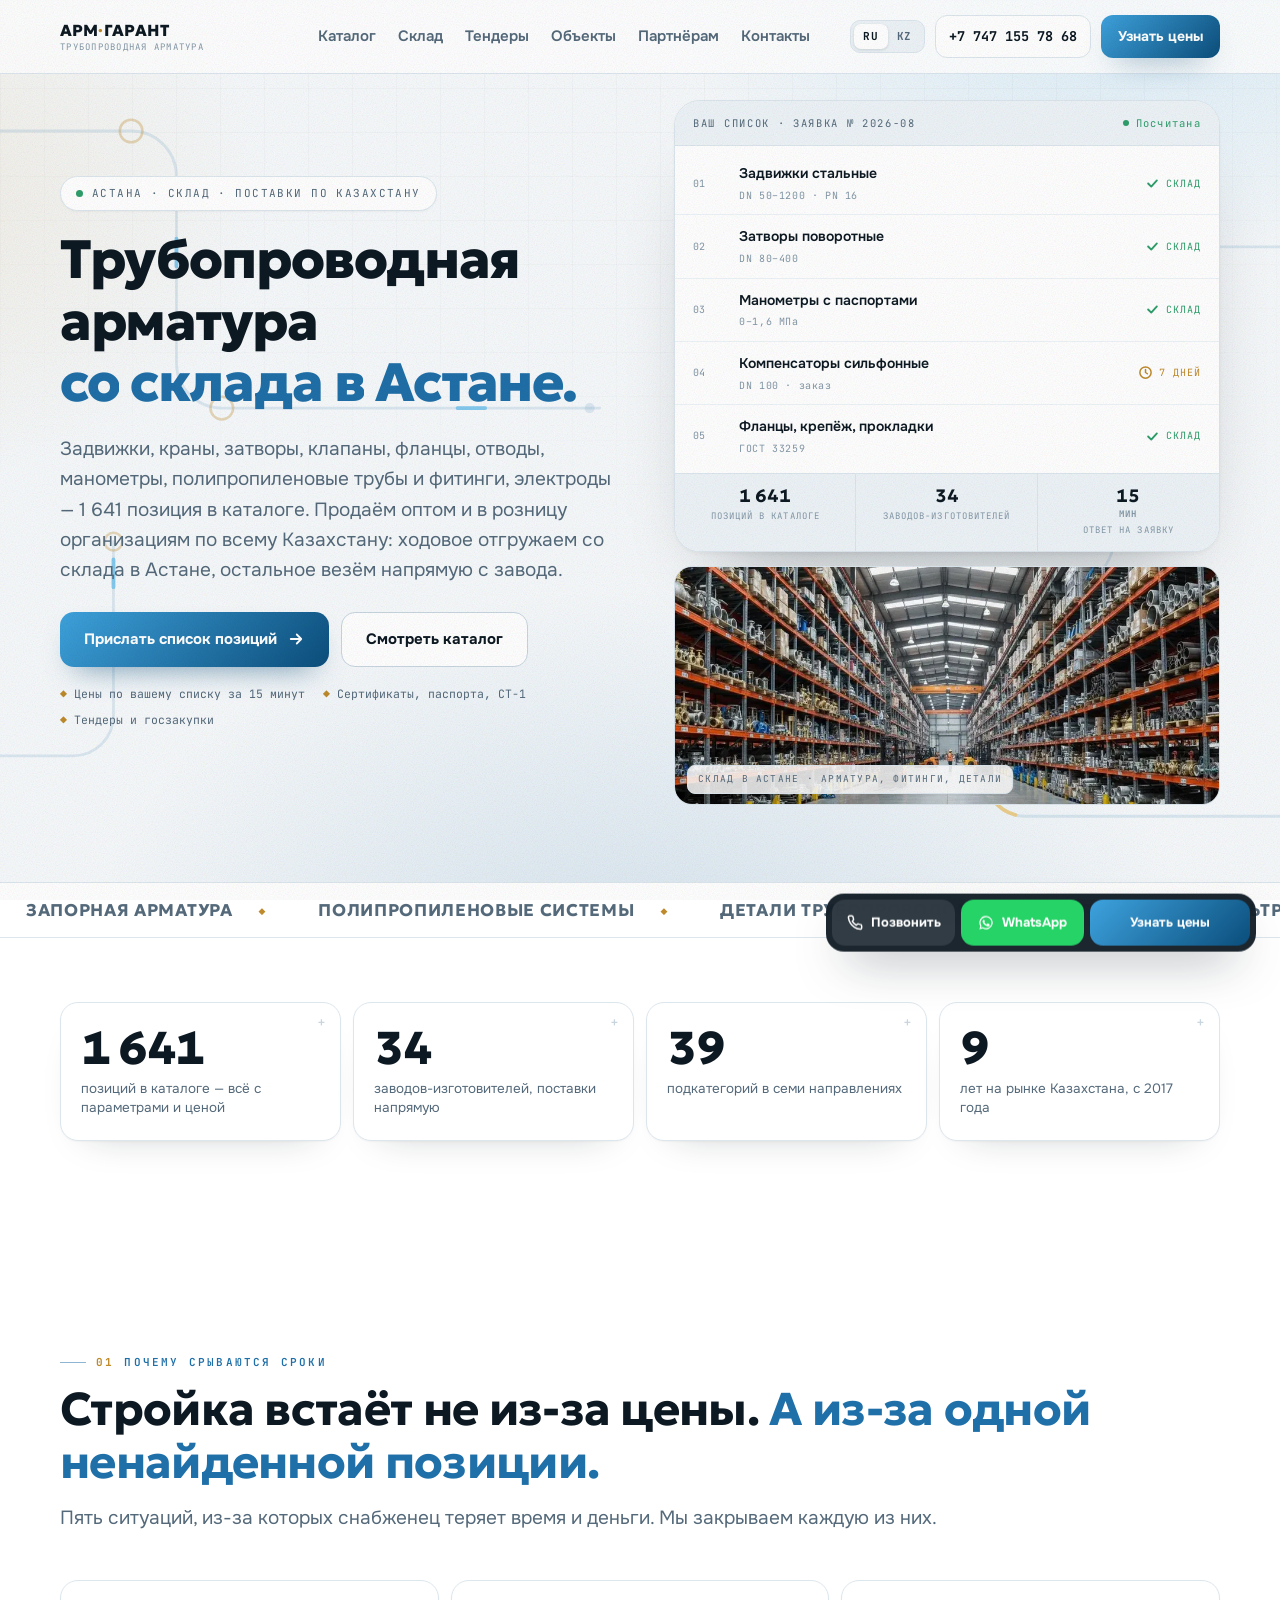
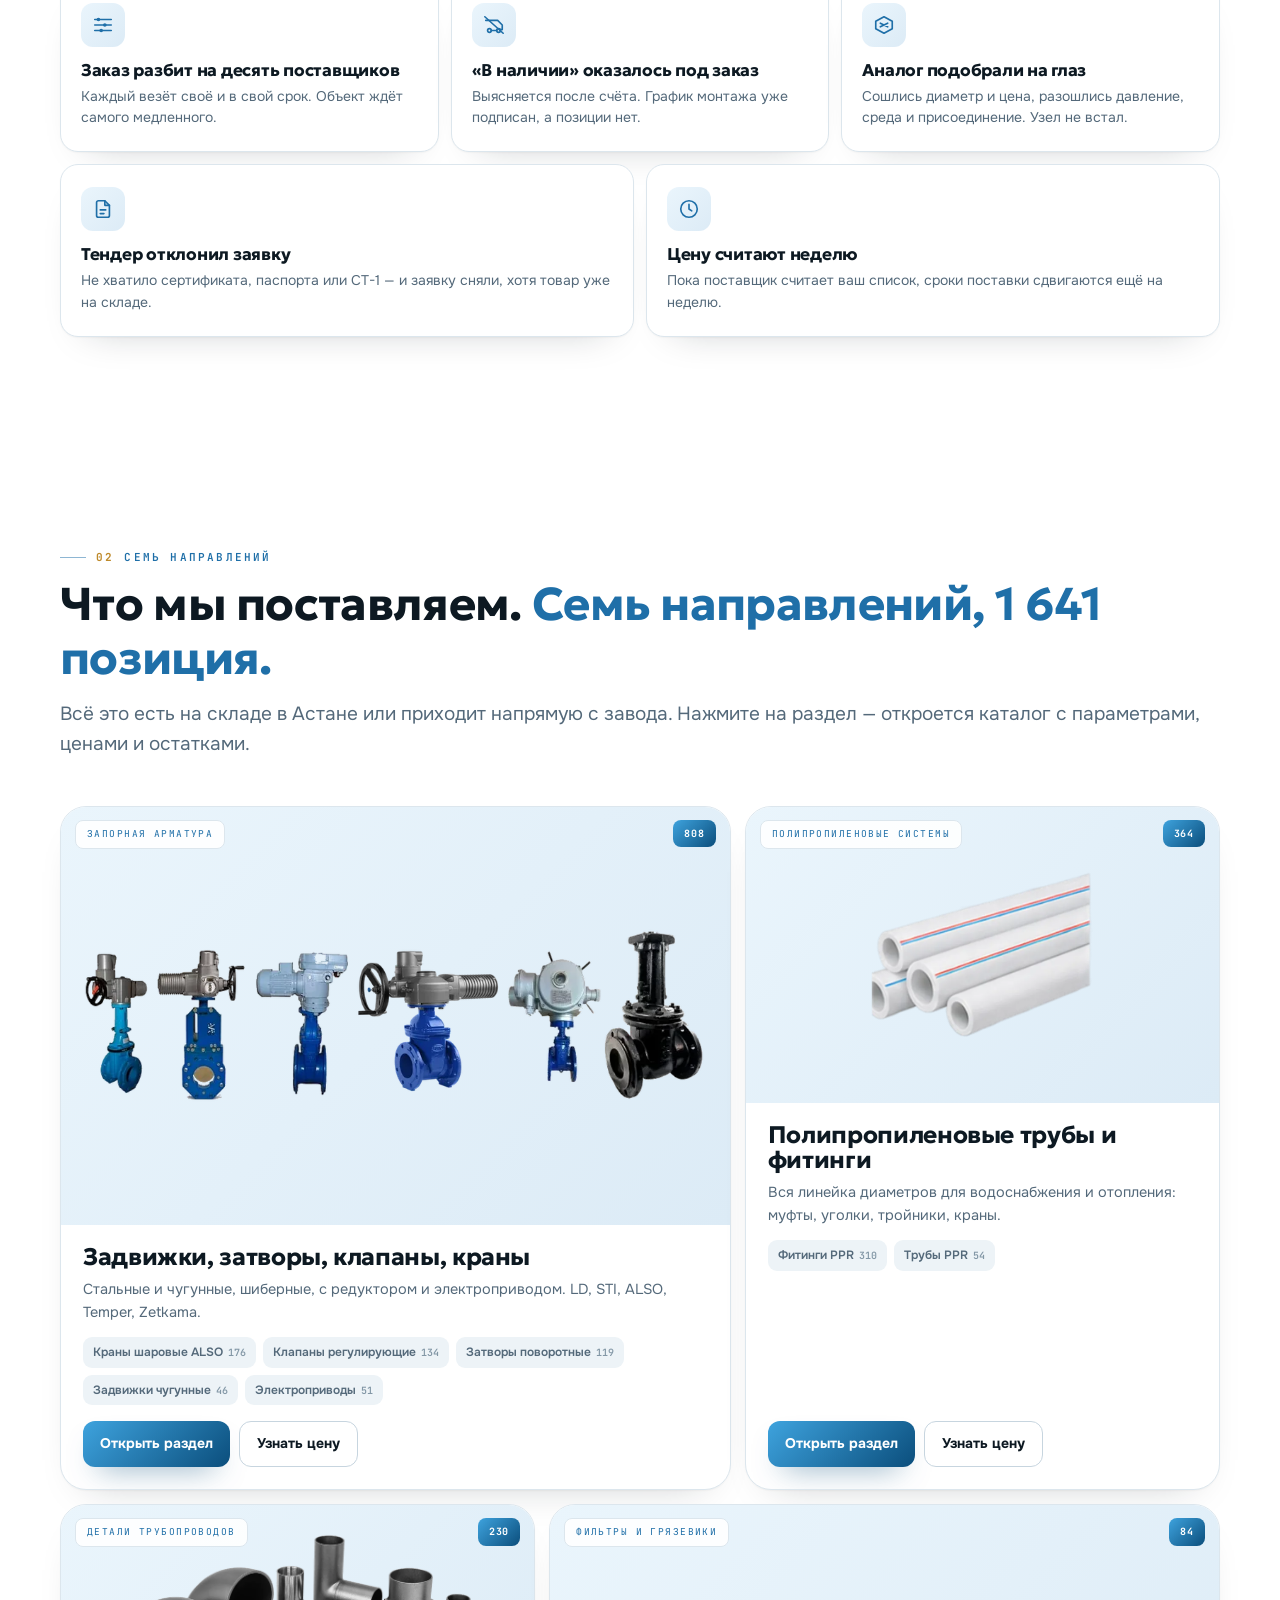
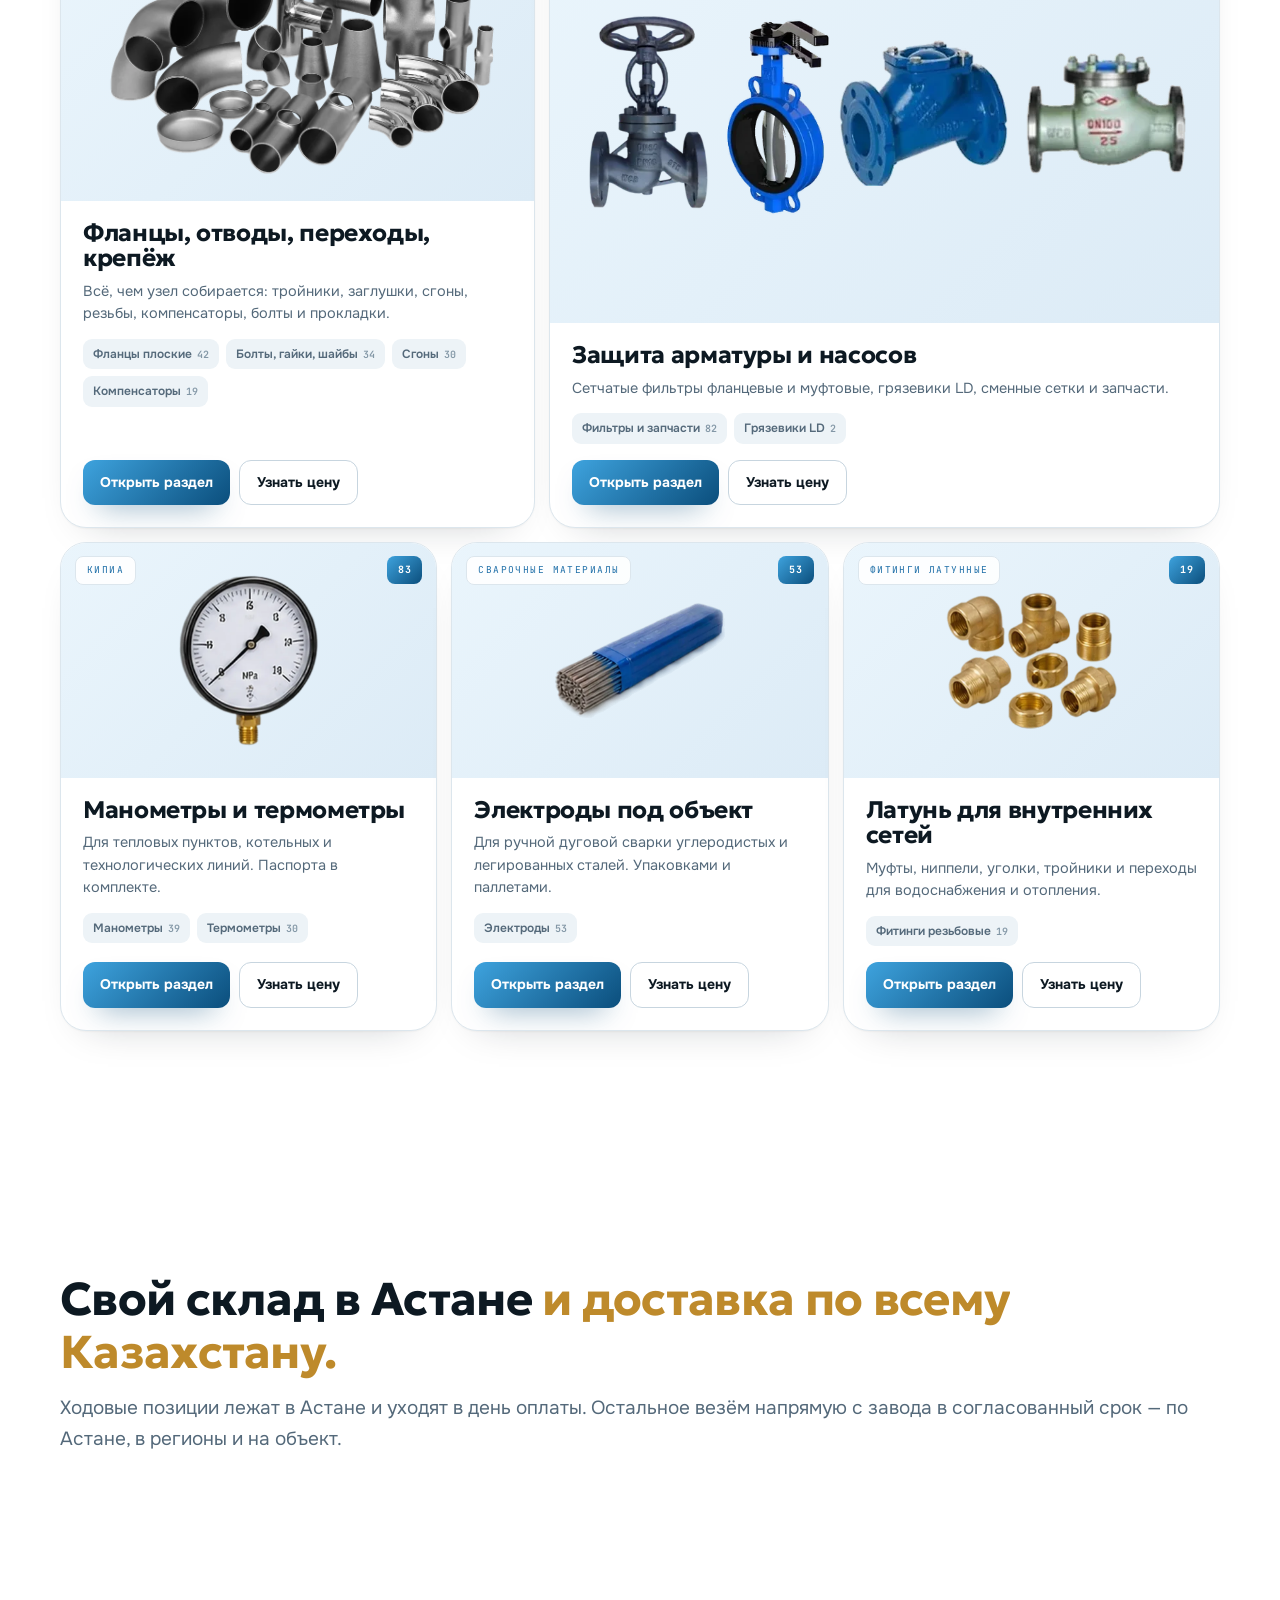
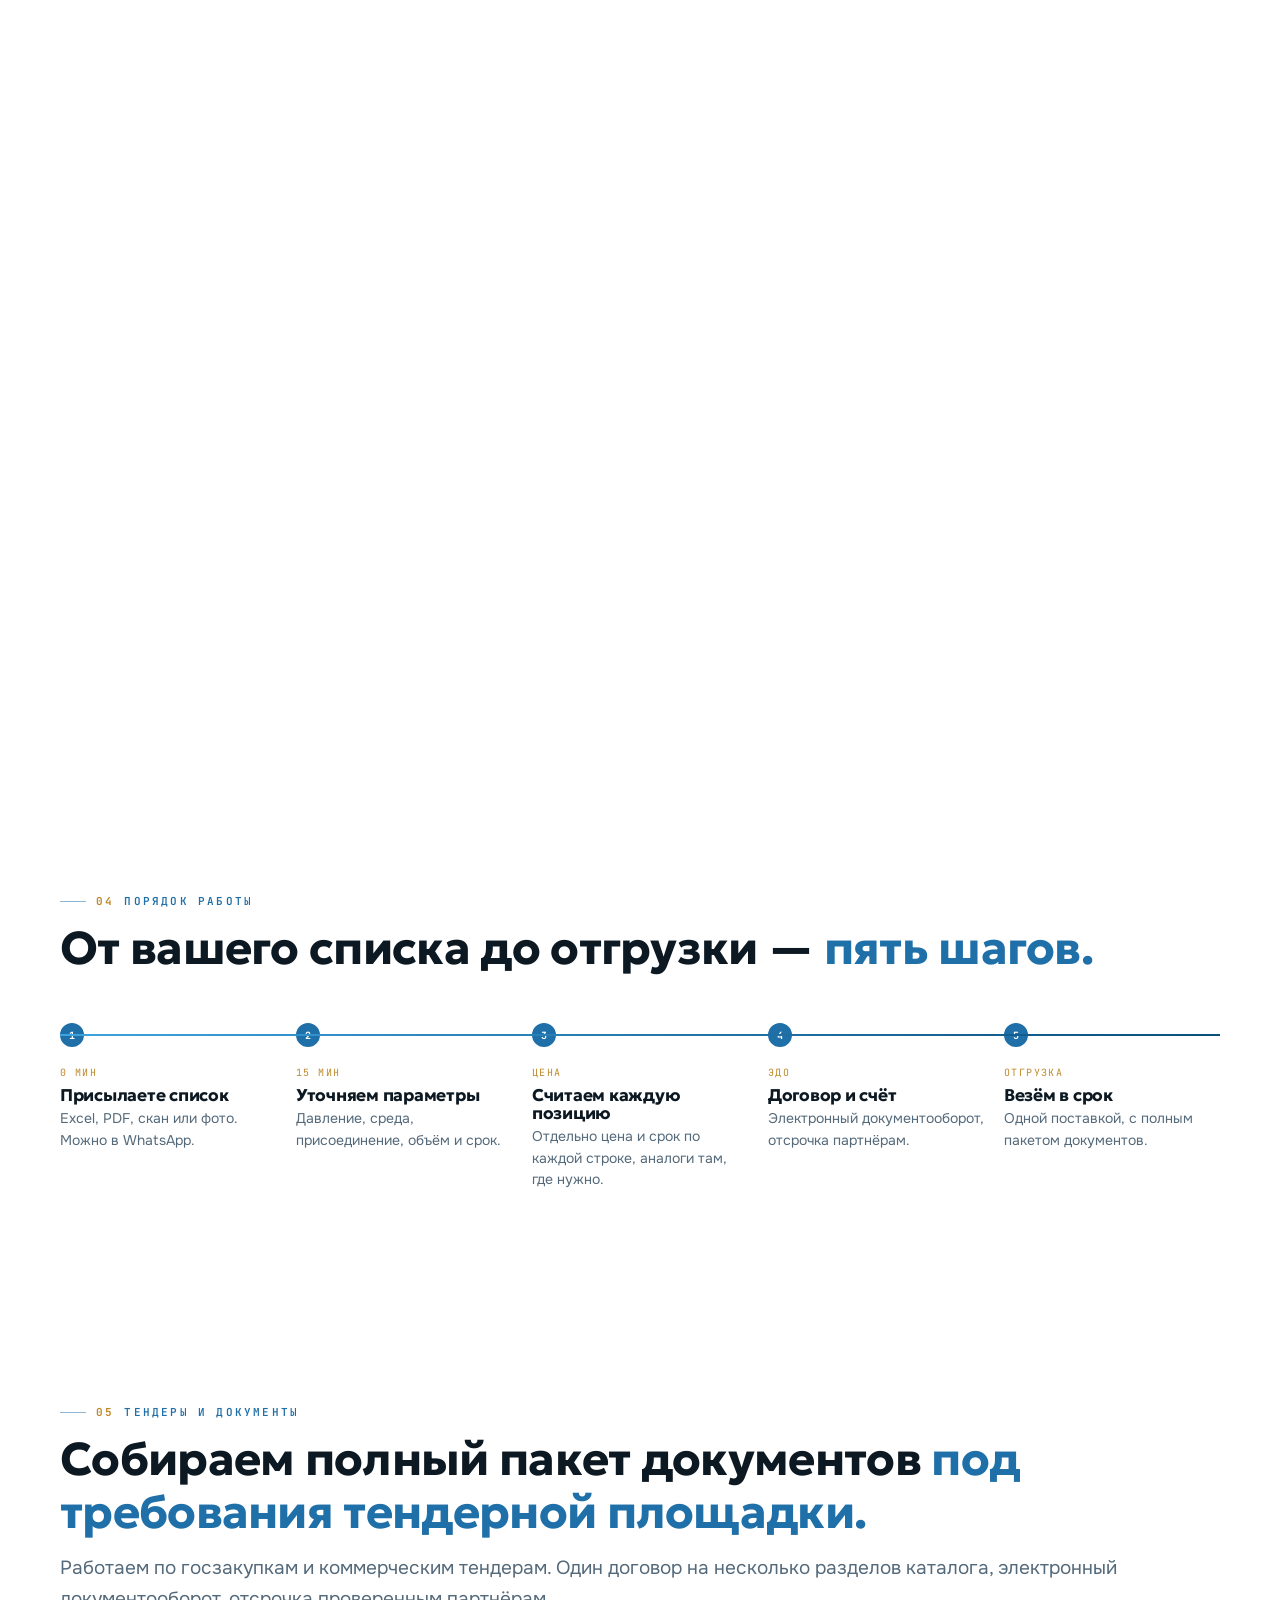
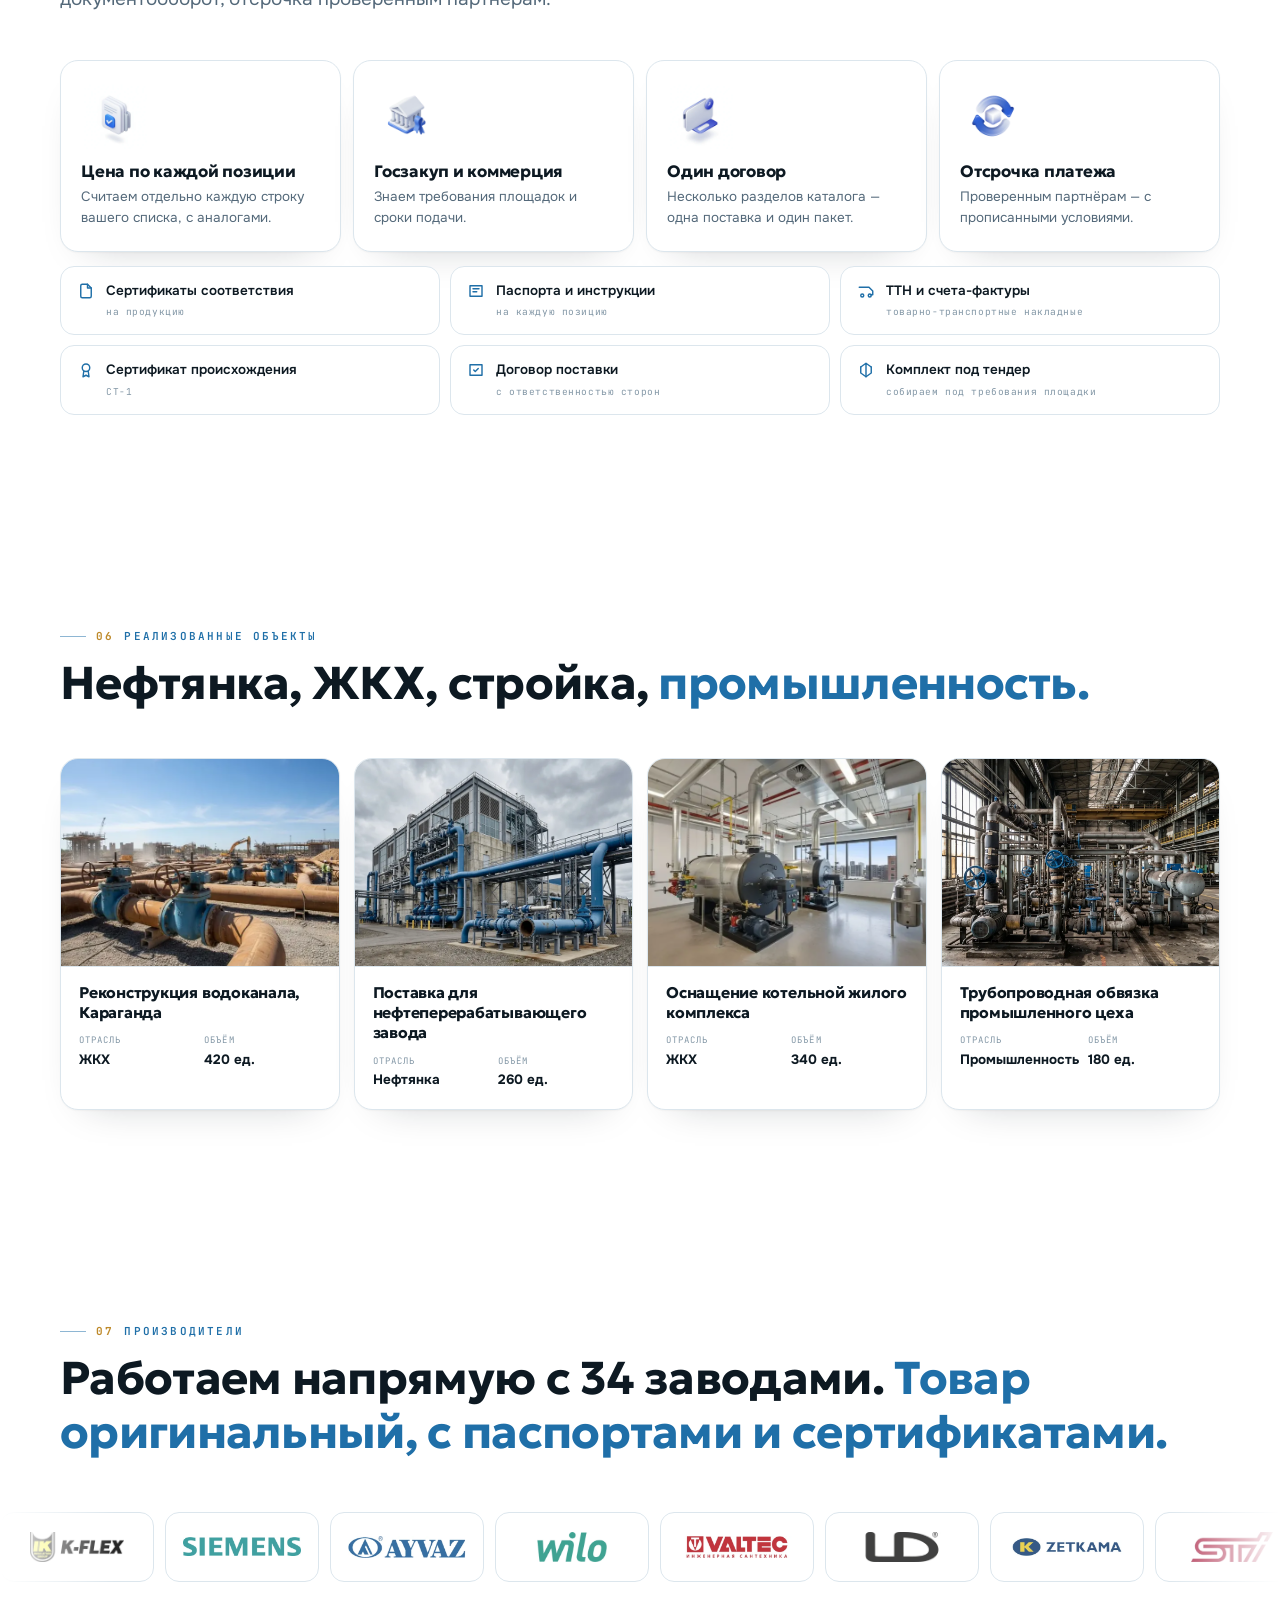
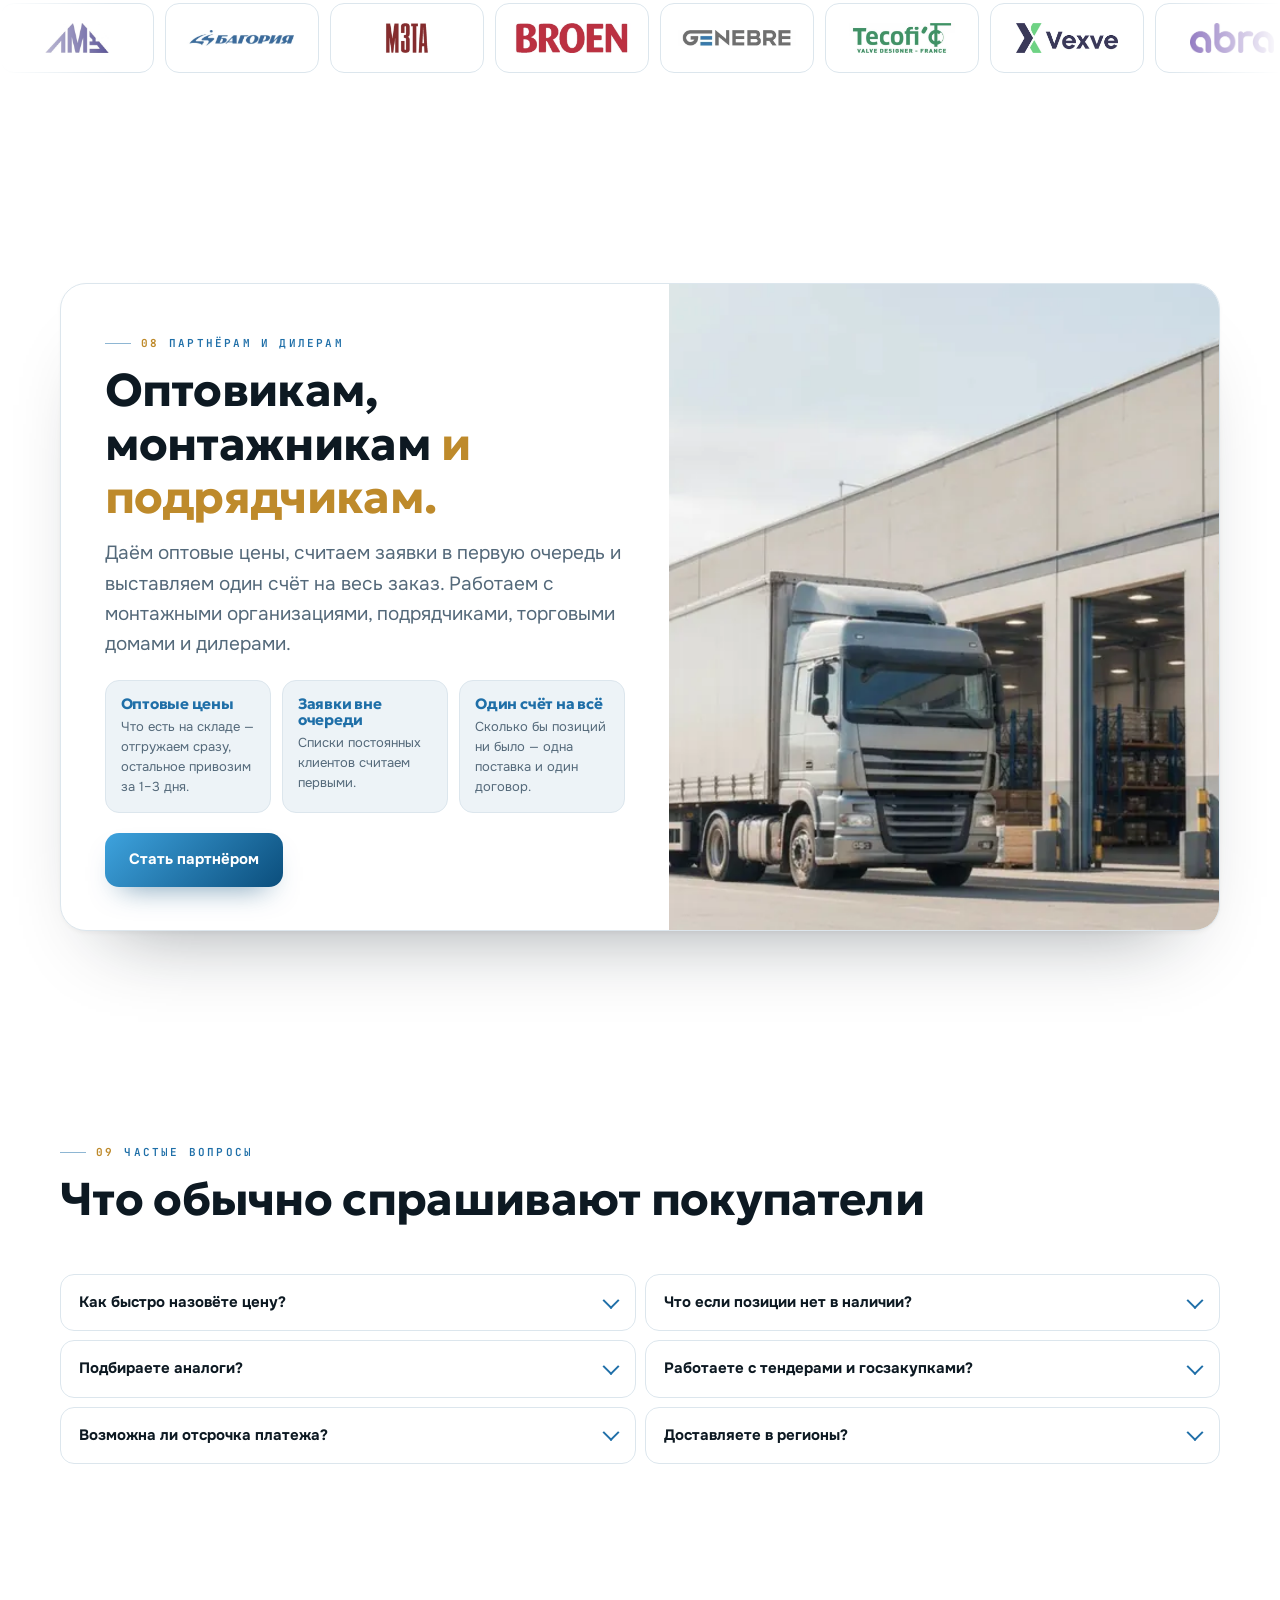
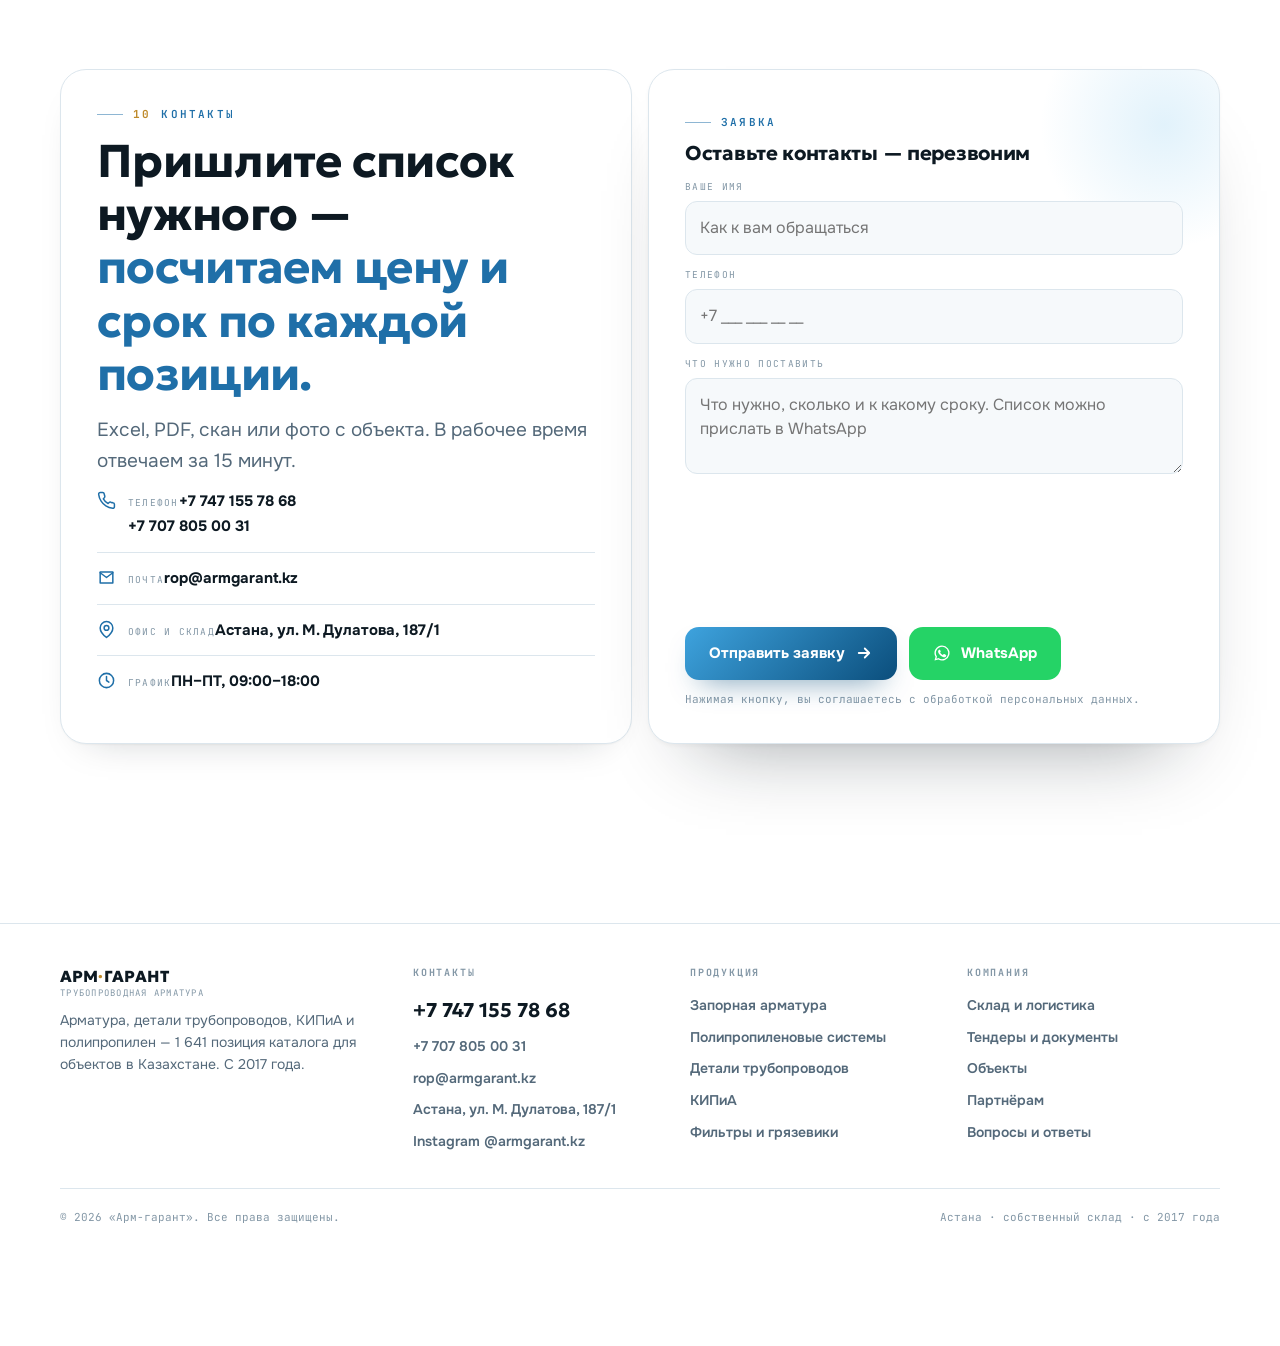
<file: index.html>
<!DOCTYPE html>
<html lang="ru">
<head>
<meta charset="UTF-8">
<meta name="viewport" content="width=device-width, initial-scale=1.0">
<title data-i="m.title">Арм-гарант — трубопроводная арматура, КИПиА и детали трубопроводов в Астане</title>
<meta name="description" data-i-c="m.desc" content="Поставляем трубопроводную арматуру, КИПиА, детали трубопроводов и полипропилен. 1 641 позиция каталога, 34 завода-изготовителя, склад в Астане, доставка по всему Казахстану, полный пакет документов для тендеров.">
<link rel="canonical" href="https://arm-garant.kz/">
<meta property="og:type" content="website">
<meta property="og:title" content="Арм-гарант — трубопроводная арматура со склада в Астане">
<meta property="og:description" content="Задвижки, краны, затворы, фланцы, отводы, манометры, полипропилен — 1 641 позиция. Склад в Астане, доставка по Казахстану. Цены по вашему списку за 15 минут.">
<meta property="og:url" content="https://arm-garant.kz/">
<meta property="og:image" content="https://arm-garant.kz/assets/og-image.png">
<meta property="og:image:width" content="1200">
<meta property="og:image:height" content="630">
<meta property="og:locale" content="ru_RU">
<meta name="twitter:card" content="summary_large_image">
<meta name="theme-color" content="#F6F9FB">
<link rel="icon" href="favicon.ico" sizes="32x32">
<link rel="icon" type="image/png" sizes="32x32" href="assets/favicon-32.png">
<link rel="icon" type="image/png" sizes="192x192" href="assets/favicon-192.png">
<link rel="apple-touch-icon" href="assets/favicon-180.png">
<link rel="preconnect" href="https://fonts.googleapis.com">
<link rel="preconnect" href="https://fonts.gstatic.com" crossorigin>
<link href="https://fonts.googleapis.com/css2?family=Geologica:wght@400;500;700;800&family=Onest:wght@400;500;600;700&family=JetBrains+Mono:wght@400;500;700&display=swap" rel="stylesheet">
<link rel="stylesheet" href="styles.css?v=20260828-3">
<script type="application/ld+json">
{"@context":"https://schema.org","@type":"LocalBusiness","name":"Арм-гарант","alternateName":"ARM-GARANT",
"description":"Комплексные поставки трубопроводной арматуры и инженерного оборудования для промышленных, строительных и ЖКХ-объектов.",
"url":"https://arm-garant.kz/","telephone":"+77471557868","email":"rop@armgarant.kz",
"image":"https://arm-garant.kz/assets/og-image.png","logo":"https://arm-garant.kz/assets/logo.svg",
"address":{"@type":"PostalAddress","streetAddress":"ул. М. Дулатова, 187/1","addressLocality":"Астана","addressCountry":"KZ"},
"openingHoursSpecification":{"@type":"OpeningHoursSpecification","dayOfWeek":["Monday","Tuesday","Wednesday","Thursday","Friday"],"opens":"09:00","closes":"18:00"},
"sameAs":["https://www.instagram.com/armgarant.kz"]}
</script>
</head>
<body>

<!-- ЗАНАВЕС ЗАГРУЗКИ -->
<div class="load" aria-hidden="true">
  <div class="load-in">
    <b>АРМ<i>·</i>ГАРАНТ</b>
    <div class="load-bar"><i></i></div>
    <span>АСТАНА · 2017</span>
  </div>
</div>

<!-- ПОЛОСА ПРОГРЕССА ЧТЕНИЯ -->
<div class="prog" id="prog" aria-hidden="true"></div>

<!-- ШАПКА -->
<header class="hdr" id="hdr">
  <div class="wrap hdr-in">
    <a class="logo" href="#top" aria-label="Арм-гарант, на главную">
      <b>АРМ<i>·</i>ГАРАНТ</b>
      <span data-i="logo.sub">трубопроводная арматура</span>
    </a>
    <nav class="nav" aria-label="Основная навигация">
      <a href="#katalog" data-i="nav.cat">Каталог</a>
      <a href="#sklad" data-i="nav.sklad">Склад</a>
      <a href="#tendery" data-i="nav.tend">Тендеры</a>
      <a href="#obekty" data-i="nav.obj">Объекты</a>
      <a href="#partneram" data-i="nav.part">Партнёрам</a>
      <a href="#kontakty" data-i="nav.cont">Контакты</a>
    </nav>
    <div class="hdr-r">
      <div class="lang" role="group" data-i-aria="a.lang" aria-label="Язык сайта">
        <button type="button" data-lang="ru" class="is-active" aria-pressed="true" lang="ru">RU</button>
        <button type="button" data-lang="kk" aria-pressed="false" lang="kk">KZ</button>
      </div>
      <a class="hdr-tel" href="tel:+77471557868">+7 747 155 78 68</a>
      <a class="btn btn-p btn-sm hdr-cta" href="#zayavka" data-i="nav.cta">Узнать цены</a>
      <button class="burger" id="burger" data-i-aria="a.menu" aria-label="Меню" aria-expanded="false" aria-controls="mnav"><span></span></button>
    </div>
  </div>
</header>

<!-- МОБИЛЬНОЕ МЕНЮ -->
<nav class="mnav" id="mnav" data-i-aria="a.smap" aria-label="Разделы сайта">
  <h4 data-i="mn.prod">Продукция</h4>
  <a href="#zapornaya"><span class="n">808</span><span data-i="c.zap">Запорная арматура</span></a>
  <a href="#polipropilen"><span class="n">364</span><span data-i="c.pp">Полипропиленовые системы</span></a>
  <a href="#detali"><span class="n">230</span><span data-i="c.det">Детали трубопроводов</span></a>
  <a href="#filtry"><span class="n">84</span><span data-i="c.fil">Фильтры и грязевики</span></a>
  <a href="#kipia"><span class="n">83</span><span data-i="c.kip">КИПиА</span></a>
  <a href="#svarka"><span class="n">53</span><span data-i="c.svar">Сварочные материалы</span></a>
  <a href="#fitingi"><span class="n">19</span><span data-i="c.fit">Фитинги латунные</span></a>
  <h4 data-i="mn.comp">Компания</h4>
  <a href="#poteri"><span class="n">01</span><span data-i="mn.pain">Почему срываются сроки</span></a>
  <a href="#sklad"><span class="n">02</span><span data-i="mn.sklad">Склад и логистика</span></a>
  <a href="#kak-rabotaem"><span class="n">03</span><span data-i="mn.how">Как мы работаем</span></a>
  <a href="#tendery"><span class="n">04</span><span data-i="mn.tend">Тендеры и документы</span></a>
  <a href="#obekty"><span class="n">05</span><span data-i="mn.obj">Объекты</span></a>
  <a href="#brendy"><span class="n">06</span><span data-i="mn.brand">Бренды</span></a>
  <a href="#partneram"><span class="n">07</span><span data-i="mn.part">Партнёрам</span></a>
  <a href="#faq"><span class="n">08</span><span data-i="mn.faq">Вопросы и ответы</span></a>
  <a href="#kontakty"><span class="n">09</span><span data-i="mn.cont">Контакты</span></a>
  <a class="btn btn-p" href="#zayavka" data-i="nav.cta">Узнать цены</a>
</nav>

<main>

<!-- ПЕРВЫЙ ЭКРАН -->
<section class="sec hero" id="top">
  <svg class="hero-net" viewBox="0 0 1200 700" preserveAspectRatio="xMidYMid slice" aria-hidden="true" focusable="false">
    <g>
      <path class="p" d="M-40 104H196a36 36 0 0 1 36 36v148a36 36 0 0 0 36 36h300"/>
      <path class="p" d="M1240 196H1012a36 36 0 0 0-36 36v196a36 36 0 0 1-36 36H660"/>
      <path class="p" d="M-40 600H150a32 32 0 0 0 32-32V430"/>
      <path class="p" d="M1240 648H906a32 32 0 0 1-32-32V520"/>
      <path class="f" d="M-40 104H196a36 36 0 0 1 36 36v148a36 36 0 0 0 36 36h300"/>
      <path class="f f2" d="M1240 196H1012a36 36 0 0 0-36 36v196a36 36 0 0 1-36 36H660"/>
      <path class="f f3" d="M-40 600H150a32 32 0 0 0 32-32V430"/>
      <path class="f f4" d="M1240 648H906a32 32 0 0 1-32-32V520"/>
      <circle class="v" cx="196" cy="104" r="9"/>
      <circle class="v" cx="268" cy="324" r="9"/>
      <circle class="v" cx="1012" cy="196" r="9"/>
      <circle class="v" cx="940" cy="464" r="9"/>
      <circle class="v" cx="182" cy="430" r="7"/>
      <circle class="vd" cx="560" cy="324" r="4"/>
      <circle class="vd" cx="660" cy="464" r="4"/>
      <circle class="vd" cx="874" cy="520" r="4"/>
    </g>
  </svg>
  <div class="wrap hero-grid">
    <div>
      <span class="chip"><i></i><span data-i="h.chip">Астана · склад · поставки по Казахстану</span></span>
      <h1 id="h1"><span class="w"><span>Трубопроводная</span></span> <span class="w"><span>арматура</span></span><br><span class="w"><span class="h-acc">со</span></span> <span class="w"><span class="h-acc">склада</span></span> <span class="w"><span class="h-acc">в</span></span> <span class="w"><span class="h-acc">Астане.</span></span></h1>
      <p class="lead rv" data-i="h.lead">Задвижки, краны, затворы, клапаны, фланцы, отводы, манометры, полипропиленовые трубы и фитинги, электроды — 1 641 позиция в каталоге. Продаём оптом и в розницу организациям по всему Казахстану: ходовое отгружаем со склада в Астане, остальное везём напрямую с завода.</p>
      <div class="hero-cta rv d1">
        <a class="btn btn-p" href="#zayavka"><span data-i="h.cta1">Прислать список позиций</span>
          <svg viewBox="0 0 24 24" fill="none" stroke="currentColor" stroke-width="2.4" stroke-linecap="round" stroke-linejoin="round"><path d="M5 12h14M13 6l6 6-6 6"/></svg></a>
        <a class="btn btn-g" href="#katalog" data-i="h.cta2">Смотреть каталог</a>
      </div>
      <div class="hero-note rv d2">
        <span data-i="h.n1">Цены по вашему списку за 15 минут</span>
        <span data-i="h.n2">Сертификаты, паспорта, СТ-1</span>
        <span data-i="h.n3">Тендеры и госзакупки</span>
      </div>
    </div>

    <div class="rv d1">
      <div class="panel">
        <span class="panel-scan" aria-hidden="true"></span>
        <div class="panel-top">
          <span class="t" data-i="p.t">Ваш список · заявка № 2026-08</span>
          <span class="st"><i></i><span data-i="p.st">Посчитана</span></span>
        </div>
        <div class="panel-rows">
          <div class="prow"><span class="n">01</span><span class="nm"><span data-i="p.r1">Задвижки стальные</span><small>DN 50–1200 · PN 16</small></span><span class="ok"><svg viewBox="0 0 24 24" fill="none" stroke="currentColor" stroke-width="3" stroke-linecap="round" stroke-linejoin="round"><path d="M5 12l5 5 9-10"/></svg><span data-i="p.ok">склад</span></span></div>
          <div class="prow"><span class="n">02</span><span class="nm"><span data-i="p.r2">Затворы поворотные</span><small>DN 80–400</small></span><span class="ok"><svg viewBox="0 0 24 24" fill="none" stroke="currentColor" stroke-width="3" stroke-linecap="round" stroke-linejoin="round"><path d="M5 12l5 5 9-10"/></svg><span data-i="p.ok">склад</span></span></div>
          <div class="prow"><span class="n">03</span><span class="nm"><span data-i="p.r3">Манометры с паспортами</span><small>0–1,6 МПа</small></span><span class="ok"><svg viewBox="0 0 24 24" fill="none" stroke="currentColor" stroke-width="3" stroke-linecap="round" stroke-linejoin="round"><path d="M5 12l5 5 9-10"/></svg><span data-i="p.ok">склад</span></span></div>
          <div class="prow wait"><span class="n">04</span><span class="nm"><span data-i="p.r4">Компенсаторы сильфонные</span><small>DN 100 · заказ</small></span><span class="ok"><svg viewBox="0 0 24 24" fill="none" stroke="currentColor" stroke-width="2.4" stroke-linecap="round" stroke-linejoin="round"><circle cx="12" cy="12" r="9"/><path d="M12 7v5l3 2"/></svg><span data-i="p.day">7 дней</span></span></div>
          <div class="prow"><span class="n">05</span><span class="nm"><span data-i="p.r5">Фланцы, крепёж, прокладки</span><small>ГОСТ 33259</small></span><span class="ok"><svg viewBox="0 0 24 24" fill="none" stroke="currentColor" stroke-width="3" stroke-linecap="round" stroke-linejoin="round"><path d="M5 12l5 5 9-10"/></svg><span data-i="p.ok">склад</span></span></div>
        </div>
        <div class="panel-foot">
          <div><b><span data-count="1641">0</span></b><span data-i="p.f1">позиций в каталоге</span></div>
          <div><b><span data-count="34">0</span></b><span data-i="p.f2">заводов-изготовителей</span></div>
          <div><b><span data-count="15">0</span> <span data-i="p.min">мин</span></b><span data-i="p.f3">ответ на заявку</span></div>
        </div>
      </div>
      <figure class="hero-shot">
        <img src="assets/v6/hero-sklad.webp" data-i-alt="a.uzel" alt="Склад Арм-гарант в Астане: стеллажи с арматурой и фитингами" width="1040" height="400" fetchpriority="high">
        <span class="cap" data-i="h.cap">склад в Астане · арматура, фитинги, детали</span>
      </figure>
    </div>
  </div>
</section>

<!-- БЕГУЩАЯ СТРОКА -->
<div class="ticker" aria-hidden="true"><div class="ticker-track" id="ticker"></div></div>

<!-- ЦИФРЫ -->
<section class="sec" id="cifry" style="padding-top:clamp(40px,5vw,70px)">
  <div class="wrap">
    <div class="nums">
      <div class="num rv"><b><span data-count="1641">0</span></b><span data-i="n.1">позиций в каталоге — всё с параметрами и ценой</span></div>
      <div class="num rv d1"><b><span data-count="34">0</span></b><span data-i="n.2">заводов-изготовителей, поставки напрямую</span></div>
      <div class="num rv d2"><b><span data-count="39">0</span></b><span data-i="n.3">подкатегорий в семи направлениях</span></div>
      <div class="num rv d3"><b><span data-count="9">0</span></b><span data-i="n.4">лет на рынке Казахстана, с 2017 года</span></div>
    </div>
  </div>
</section>

<!-- БОЛИ -->
<section class="sec" id="poteri">
  <div class="wrap">
    <div class="sec-head">
      <span class="mark rv"><b>01</b> <span data-i="s.pain.m">почему срываются сроки</span></span>
      <h2 class="rv d1"><span data-i="s.pain.h1">Стройка встаёт не из-за цены.</span> <span class="h-acc" data-i="s.pain.h2">А из-за одной ненайденной позиции.</span></h2>
      <p class="lead rv d2" data-i="s.pain.l">Пять ситуаций, из-за которых снабженец теряет время и деньги. Мы закрываем каждую из них.</p>
    </div>
    <div class="pain">
      <div class="pcard rv"><div class="ic"><svg viewBox="0 0 24 24" fill="none" stroke="currentColor" stroke-width="1.8" stroke-linecap="round" stroke-linejoin="round"><path d="M3 6h18M3 12h18M3 18h18"/><circle cx="7" cy="6" r="2" fill="currentColor" stroke="none"/><circle cx="14" cy="12" r="2" fill="currentColor" stroke="none"/><circle cx="10" cy="18" r="2" fill="currentColor" stroke="none"/></svg></div>
        <h3 data-i="pain.1.h">Заказ разбит на десять поставщиков</h3><p data-i="pain.1.p">Каждый везёт своё и в свой срок. Объект ждёт самого медленного.</p></div>
      <div class="pcard rv d1"><div class="ic"><svg viewBox="0 0 24 24" fill="none" stroke="currentColor" stroke-width="1.8" stroke-linecap="round" stroke-linejoin="round"><path d="M3 7h13l5 5v5h-3"/><circle cx="7" cy="18" r="2"/><circle cx="17" cy="18" r="2"/><path d="M9 18h6"/><path d="M2 3l20 18"/></svg></div>
        <h3 data-i="pain.2.h">«В наличии» оказалось под заказ</h3><p data-i="pain.2.p">Выясняется после счёта. График монтажа уже подписан, а позиции нет.</p></div>
      <div class="pcard rv d2"><div class="ic"><svg viewBox="0 0 24 24" fill="none" stroke="currentColor" stroke-width="1.8" stroke-linecap="round" stroke-linejoin="round"><path d="M12 3l9 5v8l-9 5-9-5V8z"/><path d="M8 10l8 4M16 10l-8 4"/></svg></div>
        <h3 data-i="pain.3.h">Аналог подобрали на глаз</h3><p data-i="pain.3.p">Сошлись диаметр и цена, разошлись давление, среда и присоединение. Узел не встал.</p></div>
      <div class="pcard rv d1"><div class="ic"><svg viewBox="0 0 24 24" fill="none" stroke="currentColor" stroke-width="1.8" stroke-linecap="round" stroke-linejoin="round"><path d="M14 3H7a2 2 0 0 0-2 2v14a2 2 0 0 0 2 2h10a2 2 0 0 0 2-2V8z"/><path d="M14 3v5h5"/><path d="M9 13h6M9 17h4"/></svg></div>
        <h3 data-i="pain.4.h">Тендер отклонил заявку</h3><p data-i="pain.4.p">Не хватило сертификата, паспорта или СТ-1 — и заявку сняли, хотя товар уже на складе.</p></div>
      <div class="pcard rv d2"><div class="ic"><svg viewBox="0 0 24 24" fill="none" stroke="currentColor" stroke-width="1.8" stroke-linecap="round" stroke-linejoin="round"><circle cx="12" cy="12" r="9"/><path d="M12 7v5l3 2"/></svg></div>
        <h3 data-i="pain.5.h">Цену считают неделю</h3><p data-i="pain.5.p">Пока поставщик считает ваш список, сроки поставки сдвигаются ещё на неделю.</p></div>
    </div>
  </div>
</section>

<!-- НАПРАВЛЕНИЯ -->
<section class="sec" id="katalog">
  <div class="wrap">
    <div class="sec-head">
      <span class="mark rv"><b>02</b> <span data-i="s.cat.m">семь направлений</span></span>
      <h2 class="rv d1"><span data-i="s.cat.h1">Что мы поставляем.</span> <span class="h-acc" data-i="s.cat.h2">Семь направлений, 1 641 позиция.</span></h2>
      <p class="lead rv d2" data-i="s.cat.l">Всё это есть на складе в Астане или приходит напрямую с завода. Нажмите на раздел — откроется каталог с параметрами, ценами и остатками.</p>
    </div>
    <div class="cats">

      <article class="cat rv" id="zapornaya">
        <div class="cat-shot"><img src="assets/v6/prod-zadvizhki.webp" data-i-alt="a.zap" alt="Задвижки стальные и чугунные с электроприводами" loading="lazy" decoding="async" width="900" height="295">
          <span class="tag" data-i="c.zap">Запорная арматура</span><span class="cnt">808</span></div>
        <div class="cat-b">
          <h3 data-i="cat.zap.h">Задвижки, затворы, клапаны, краны</h3>
          <p data-i="cat.zap.p">Стальные и чугунные, шиберные, с редуктором и электроприводом. LD, STI, ALSO, Temper, Zetkama.</p>
          <div class="chips">
            <a class="chip-s" href="https://arm-garant.kz/product-category/zapornaya-armatura/krany-sharovye-also/"><span data-i="ch.also">Краны шаровые ALSO</span><em>176</em></a>
            <a class="chip-s" href="https://arm-garant.kz/product-category/zapornaya-armatura/klapany-reguliruyushhie/"><span data-i="ch.klap">Клапаны регулирующие</span><em>134</em></a>
            <a class="chip-s" href="https://arm-garant.kz/product-category/zapornaya-armatura/zatvory-povorotnye/"><span data-i="ch.zatv">Затворы поворотные</span><em>119</em></a>
            <a class="chip-s" href="https://arm-garant.kz/product-category/zapornaya-armatura/zadvizhki-chugunnye/"><span data-i="ch.chug">Задвижки чугунные</span><em>46</em></a>
            <a class="chip-s" href="https://arm-garant.kz/product-category/zapornaya-armatura/elektroprivody/"><span data-i="ch.el">Электроприводы</span><em>51</em></a>
          </div>
          <div class="cat-act">
            <a class="btn btn-p btn-sm" href="https://arm-garant.kz/product-category/zapornaya-armatura/" data-i="b.open">Открыть раздел</a>
            <a class="btn btn-g btn-sm" href="#zayavka" data-topic="Запорная арматура" data-i="b.kp">Узнать цену</a>
          </div>
        </div>
      </article>

      <article class="cat rv d1" id="polipropilen">
        <div class="cat-shot"><img src="assets/v6/prod-ppr.webp" data-i-alt="a.pp" alt="Полипропиленовые трубы PPR для водоснабжения и отопления" loading="lazy" decoding="async" width="620" height="620">
          <span class="tag" data-i="c.pp">Полипропилен</span><span class="cnt">364</span></div>
        <div class="cat-b">
          <h3 data-i="cat.pp.h">Полипропиленовые трубы и фитинги</h3>
          <p data-i="cat.pp.p">Вся линейка диаметров для водоснабжения и отопления: муфты, уголки, тройники, краны.</p>
          <div class="chips">
            <a class="chip-s" href="https://arm-garant.kz/product-category/polipropilenovye-sistemy/fitingi-polipropilenovye/"><span data-i="ch.ppf">Фитинги PPR</span><em>310</em></a>
            <a class="chip-s" href="https://arm-garant.kz/product-category/polipropilenovye-sistemy/truby-polipropilenovye/"><span data-i="ch.ppt">Трубы PPR</span><em>54</em></a>
          </div>
          <div class="cat-act">
            <a class="btn btn-p btn-sm" href="https://arm-garant.kz/product-category/polipropilenovye-sistemy/" data-i="b.open">Открыть раздел</a>
            <a class="btn btn-g btn-sm" href="#zayavka" data-topic="Полипропиленовые системы" data-i="b.kp">Узнать цену</a>
          </div>
        </div>
      </article>

      <article class="cat rv" id="detali">
        <div class="cat-shot"><img src="assets/v6/prod-otvody.webp" data-i-alt="a.det" alt="Отводы, переходы и тройники стальные" loading="lazy" decoding="async" width="900" height="561">
          <span class="tag" data-i="c.det">Детали трубопроводов</span><span class="cnt">230</span></div>
        <div class="cat-b">
          <h3 data-i="cat.det.h">Фланцы, отводы, переходы, крепёж</h3>
          <p data-i="cat.det.p">Всё, чем узел собирается: тройники, заглушки, сгоны, резьбы, компенсаторы, болты и прокладки.</p>
          <div class="chips">
            <a class="chip-s" href="https://arm-garant.kz/product-category/detali-truboprovodov/flanczy-stalnye-ploskie/"><span data-i="ch.fl">Фланцы плоские</span><em>42</em></a>
            <a class="chip-s" href="https://arm-garant.kz/product-category/detali-truboprovodov/bolty-gajki-i-shajby/"><span data-i="ch.bolt">Болты, гайки, шайбы</span><em>34</em></a>
            <a class="chip-s" href="https://arm-garant.kz/product-category/detali-truboprovodov/sgony/"><span data-i="ch.sg">Сгоны</span><em>30</em></a>
            <a class="chip-s" href="https://arm-garant.kz/product-category/detali-truboprovodov/kompensatory-stalnye-silfonnye-osevye/"><span data-i="ch.komp">Компенсаторы</span><em>19</em></a>
          </div>
          <div class="cat-act">
            <a class="btn btn-p btn-sm" href="https://arm-garant.kz/product-category/detali-truboprovodov/" data-i="b.open">Открыть раздел</a>
            <a class="btn btn-g btn-sm" href="#zayavka" data-topic="Детали трубопроводов" data-i="b.kp">Узнать цену</a>
          </div>
        </div>
      </article>

      <article class="cat rv d1" id="filtry">
        <div class="cat-shot"><img src="assets/v6/prod-klapany.webp" data-i-alt="a.fil" alt="Фильтры, клапаны и затворы" loading="lazy" decoding="async" width="900" height="320">
          <span class="tag" data-i="c.fil">Фильтры и грязевики</span><span class="cnt">84</span></div>
        <div class="cat-b">
          <h3 data-i="cat.fil.h">Защита арматуры и насосов</h3>
          <p data-i="cat.fil.p">Сетчатые фильтры фланцевые и муфтовые, грязевики LD, сменные сетки и запчасти.</p>
          <div class="chips">
            <a class="chip-s" href="https://arm-garant.kz/product-category/filtry/filtry-i-zapchasti/"><span data-i="ch.filz">Фильтры и запчасти</span><em>82</em></a>
            <a class="chip-s" href="https://arm-garant.kz/product-category/filtry/gryazeviki-ld/"><span data-i="ch.gr">Грязевики LD</span><em>2</em></a>
          </div>
          <div class="cat-act">
            <a class="btn btn-p btn-sm" href="https://arm-garant.kz/product-category/filtry/" data-i="b.open">Открыть раздел</a>
            <a class="btn btn-g btn-sm" href="#zayavka" data-topic="Фильтры" data-i="b.kp">Узнать цену</a>
          </div>
        </div>
      </article>

      <article class="cat rv" id="kipia">
        <div class="cat-shot"><img src="assets/shots/p-manometry.webp" data-i-alt="a.kip" alt="Манометр технический" loading="lazy" decoding="async" width="620" height="620">
          <span class="tag" data-i="c.kip">КИПиА</span><span class="cnt">83</span></div>
        <div class="cat-b">
          <h3 data-i="cat.kip.h">Манометры и термометры</h3>
          <p data-i="cat.kip.p">Для тепловых пунктов, котельных и технологических линий. Паспорта в комплекте.</p>
          <div class="chips">
            <a class="chip-s" href="https://arm-garant.kz/product-category/kontrolno-izmeritelnye-pribory/manometry/"><span data-i="ch.man">Манометры</span><em>39</em></a>
            <a class="chip-s" href="https://arm-garant.kz/product-category/kontrolno-izmeritelnye-pribory/termometry/"><span data-i="ch.term">Термометры</span><em>30</em></a>
          </div>
          <div class="cat-act">
            <a class="btn btn-p btn-sm" href="https://arm-garant.kz/product-category/kontrolno-izmeritelnye-pribory/" data-i="b.open">Открыть раздел</a>
            <a class="btn btn-g btn-sm" href="#zayavka" data-topic="КИПиА" data-i="b.kp">Узнать цену</a>
          </div>
        </div>
      </article>

      <article class="cat rv d1" id="svarka">
        <div class="cat-shot"><img src="assets/shots/p-elektrody.webp" data-i-alt="a.svar" alt="Электроды сварочные" loading="lazy" decoding="async" width="620" height="620">
          <span class="tag" data-i="c.svar">Сварочные материалы</span><span class="cnt">53</span></div>
        <div class="cat-b">
          <h3 data-i="cat.svar.h">Электроды под объект</h3>
          <p data-i="cat.svar.p">Для ручной дуговой сварки углеродистых и легированных сталей. Упаковками и паллетами.</p>
          <div class="chips">
            <a class="chip-s" href="https://arm-garant.kz/product-category/svarochnye-materialy/elektrody/"><span data-i="ch.elek">Электроды</span><em>53</em></a>
          </div>
          <div class="cat-act">
            <a class="btn btn-p btn-sm" href="https://arm-garant.kz/product-category/svarochnye-materialy/" data-i="b.open">Открыть раздел</a>
            <a class="btn btn-g btn-sm" href="#zayavka" data-topic="Сварочные материалы" data-i="b.kp">Узнать цену</a>
          </div>
        </div>
      </article>

      <article class="cat rv d2" id="fitingi">
        <div class="cat-shot"><img src="assets/shots/p-fitingi-latunnye-rezbovye.webp" data-i-alt="a.fit" alt="Фитинги латунные резьбовые" loading="lazy" decoding="async" width="620" height="620">
          <span class="tag" data-i="c.fit">Фитинги латунные</span><span class="cnt">19</span></div>
        <div class="cat-b">
          <h3 data-i="cat.fit.h">Латунь для внутренних сетей</h3>
          <p data-i="cat.fit.p">Муфты, ниппели, уголки, тройники и переходы для водоснабжения и отопления.</p>
          <div class="chips">
            <a class="chip-s" href="https://arm-garant.kz/product-category/fitingi/fitingi-latunnye-rezbovye/"><span data-i="ch.fitr">Фитинги резьбовые</span><em>19</em></a>
          </div>
          <div class="cat-act">
            <a class="btn btn-p btn-sm" href="https://arm-garant.kz/product-category/fitingi/" data-i="b.open">Открыть раздел</a>
            <a class="btn btn-g btn-sm" href="#zayavka" data-topic="Фитинги" data-i="b.kp">Узнать цену</a>
          </div>
        </div>
      </article>

    </div>
  </div>
</section>

<!-- СКЛАД -->
<section class="sec" id="sklad">
  <div class="wrap">
    <div class="sec-head">
      <span class="mark rv"><b>03</b> <span data-i="s.skl.m">склад и логистика</span></span>
      <h2 class="rv d1"><span data-i="s.skl.h1">Свой склад в Астане</span> <span class="h-brass" data-i="s.skl.h2">и доставка по всему Казахстану.</span></h2>
      <p class="lead rv d2" data-i="s.skl.l">Ходовые позиции лежат в Астане и уходят в день оплаты. Остальное везём напрямую с завода в согласованный срок — по Астане, в регионы и на объект.</p>
    </div>
    <div class="sklad">
      <figure class="shot rv"><img src="assets/v6/sklad-truby.webp" data-i-alt="a.skl1" alt="Склад: стеллажи с трубой и арматурой" loading="lazy" decoding="async" width="1200" height="670"><figcaption data-i="cap.skl1">Склад в Астане · ходовые позиции в наличии</figcaption></figure>
      <div class="sklad-col">
        <figure class="shot rv d1"><img src="assets/v6/otgruzka.webp" data-i-alt="a.skl2" alt="Отгрузка заказа транспортной компании" loading="lazy" decoding="async" width="1100" height="628"><figcaption data-i="cap.skl2">Отгрузка · транспортная компания или самовывоз</figcaption></figure>
        <figure class="shot rv d2"><img src="assets/shots/obvyazka.webp" data-i-alt="a.skl3" alt="Склад и офис Арм-гарант в Астане" loading="lazy" decoding="async" width="1024" height="683"><figcaption data-i="cap.skl3">Офис и склад · ул. М. Дулатова, 187/1</figcaption></figure>
      </div>
    </div>
  </div>
</section>

<!-- КАК РАБОТАЕМ -->
<section class="sec" id="kak-rabotaem">
  <div class="wrap">
    <div class="sec-head">
      <span class="mark rv"><b>04</b> <span data-i="s.how.m">порядок работы</span></span>
      <h2 class="rv d1"><span data-i="s.how.h1">От вашего списка до отгрузки —</span> <span class="h-acc" data-i="s.how.h2">пять шагов.</span></h2>
    </div>
    <div class="steps rv d1" id="steps">
      <div class="step"><span class="dot">1</span><span class="t" data-i="st.1.t">0 мин</span><h3 data-i="st.1.h">Присылаете список</h3><p data-i="st.1.p">Excel, PDF, скан или фото. Можно в WhatsApp.</p></div>
      <div class="step"><span class="dot">2</span><span class="t" data-i="st.2.t">15 мин</span><h3 data-i="st.2.h">Уточняем параметры</h3><p data-i="st.2.p">Давление, среда, присоединение, объём и срок.</p></div>
      <div class="step"><span class="dot">3</span><span class="t" data-i="st.3.t">цена</span><h3 data-i="st.3.h">Считаем каждую позицию</h3><p data-i="st.3.p">Отдельно цена и срок по каждой строке, аналоги там, где нужно.</p></div>
      <div class="step"><span class="dot">4</span><span class="t" data-i="st.4.t">ЭДО</span><h3 data-i="st.4.h">Договор и счёт</h3><p data-i="st.4.p">Электронный документооборот, отсрочка партнёрам.</p></div>
      <div class="step"><span class="dot">5</span><span class="t" data-i="st.5.t">отгрузка</span><h3 data-i="st.5.h">Везём в срок</h3><p data-i="st.5.p">Одной поставкой, с полным пакетом документов.</p></div>
    </div>
  </div>
</section>

<!-- ТЕНДЕРЫ -->
<section class="sec" id="tendery">
  <div class="wrap">
    <div class="sec-head">
      <span class="mark rv"><b>05</b> <span data-i="s.tend.m">тендеры и документы</span></span>
      <h2 class="rv d1"><span data-i="s.tend.h1">Собираем полный пакет документов</span> <span class="h-acc" data-i="s.tend.h2">под требования тендерной площадки.</span></h2>
      <p class="lead rv d2" data-i="s.tend.l">Работаем по госзакупкам и коммерческим тендерам. Один договор на несколько разделов каталога, электронный документооборот, отсрочка проверенным партнёрам.</p>
    </div>
    <div class="tend">
      <div class="tcard rv"><img src="assets/v6/ic-doc.webp" alt="" loading="lazy" decoding="async" width="320" height="320">
        <h3 data-i="t.1.h">Цена по каждой позиции</h3><p data-i="t.1.p">Считаем отдельно каждую строку вашего списка, с аналогами.</p></div>
      <div class="tcard rv d1"><img src="assets/v6/ic-bank.webp" alt="" loading="lazy" decoding="async" width="320" height="320">
        <h3 data-i="t.2.h">Госзакуп и коммерция</h3><p data-i="t.2.p">Знаем требования площадок и сроки подачи.</p></div>
      <div class="tcard rv d2"><img src="assets/v6/ic-card.webp" alt="" loading="lazy" decoding="async" width="320" height="320">
        <h3 data-i="t.3.h">Один договор</h3><p data-i="t.3.p">Несколько разделов каталога — одна поставка и один пакет.</p></div>
      <div class="tcard rv d3"><img src="assets/v6/ic-sync.webp" alt="" loading="lazy" decoding="async" width="320" height="320">
        <h3 data-i="t.4.h">Отсрочка платежа</h3><p data-i="t.4.p">Проверенным партнёрам — с прописанными условиями.</p></div>
    </div>
    <div class="docs rv d1">
      <div class="doc"><svg viewBox="0 0 24 24" fill="none" stroke="currentColor" stroke-width="1.9" stroke-linecap="round" stroke-linejoin="round"><path d="M14 3H7a2 2 0 0 0-2 2v14a2 2 0 0 0 2 2h10a2 2 0 0 0 2-2V8z"/><path d="M14 3v5h5"/></svg><span data-i="d.1">Сертификаты соответствия<small data-i="d.1s">на продукцию</small></span></div>
      <div class="doc"><svg viewBox="0 0 24 24" fill="none" stroke="currentColor" stroke-width="1.9" stroke-linecap="round" stroke-linejoin="round"><path d="M4 5h16v14H4z"/><path d="M8 9h8M8 13h5"/></svg><span data-i="d.2">Паспорта и инструкции<small data-i="d.2s">на каждую позицию</small></span></div>
      <div class="doc"><svg viewBox="0 0 24 24" fill="none" stroke="currentColor" stroke-width="1.9" stroke-linecap="round" stroke-linejoin="round"><path d="M3 7h13l5 5v5h-3"/><circle cx="7" cy="18" r="2"/><circle cx="17" cy="18" r="2"/></svg><span data-i="d.3">ТТН и счета-фактуры<small data-i="d.3s">товарно-транспортные накладные</small></span></div>
      <div class="doc"><svg viewBox="0 0 24 24" fill="none" stroke="currentColor" stroke-width="1.9" stroke-linecap="round" stroke-linejoin="round"><circle cx="12" cy="9" r="5"/><path d="M9 14l-1 7 4-2 4 2-1-7"/></svg><span data-i="d.4">Сертификат происхождения<small data-i="d.4s">СТ-1</small></span></div>
      <div class="doc"><svg viewBox="0 0 24 24" fill="none" stroke="currentColor" stroke-width="1.9" stroke-linecap="round" stroke-linejoin="round"><path d="M4 5h16v14H4z"/><path d="M9 12l2 2 4-4"/></svg><span data-i="d.5">Договор поставки<small data-i="d.5s">с ответственностью сторон</small></span></div>
      <div class="doc"><svg viewBox="0 0 24 24" fill="none" stroke="currentColor" stroke-width="1.9" stroke-linecap="round" stroke-linejoin="round"><path d="M12 3v18M5 8l7-5 7 5"/><path d="M5 8v8l7 5 7-5V8"/></svg><span data-i="d.6">Комплект под тендер<small data-i="d.6s">собираем под требования площадки</small></span></div>
    </div>
  </div>
</section>

<!-- ОБЪЕКТЫ -->
<section class="sec" id="obekty">
  <div class="wrap">
    <div class="sec-head">
      <span class="mark rv"><b>06</b> <span data-i="s.obj.m">реализованные объекты</span></span>
      <h2 class="rv d1"><span data-i="s.obj.h1">Нефтянка, ЖКХ, стройка,</span> <span class="h-acc" data-i="s.obj.h2">промышленность.</span></h2>
    </div>
    <div class="objs">
      <article class="obj rv">
        <figure class="shot"><img src="assets/shots/obekt-vodokanal.webp" data-i-alt="a.o1" alt="Реконструкция водоканала, Караганда" loading="lazy" decoding="async" width="700" height="511"></figure>
        <div class="obj-b"><h3 data-i="o.1.h">Реконструкция водоканала, Караганда</h3>
          <dl><div><dt data-i="o.branch">Отрасль</dt><dd data-i="o.jkh">ЖКХ</dd></div><div><dt data-i="o.vol">Объём</dt><dd>420 <span data-i="o.ed">ед.</span></dd></div></dl></div>
      </article>
      <article class="obj rv d1">
        <figure class="shot"><img src="assets/v6/obj-ustanovka.webp" data-i-alt="a.o2" alt="Технологическая установка нефтепереработки" loading="lazy" decoding="async" width="800" height="598"></figure>
        <div class="obj-b"><h3 data-i="o.2.h">Поставка для нефтеперерабатывающего завода</h3>
          <dl><div><dt data-i="o.branch">Отрасль</dt><dd data-i="o.oil">Нефтянка</dd></div><div><dt data-i="o.vol">Объём</dt><dd>260 <span data-i="o.ed">ед.</span></dd></div></dl></div>
      </article>
      <article class="obj rv d2">
        <figure class="shot"><img src="assets/shots/obekt-npz.webp" data-i-alt="a.o3" alt="Котельная жилого комплекса" loading="lazy" decoding="async" width="700" height="511"></figure>
        <div class="obj-b"><h3 data-i="o.3.h">Оснащение котельной жилого комплекса</h3>
          <dl><div><dt data-i="o.branch">Отрасль</dt><dd data-i="o.jkh">ЖКХ</dd></div><div><dt data-i="o.vol">Объём</dt><dd>340 <span data-i="o.ed">ед.</span></dd></div></dl></div>
      </article>
      <article class="obj rv d3">
        <figure class="shot"><img src="assets/v6/ceh.webp" data-i-alt="a.o4" alt="Трубопроводная обвязка промышленного цеха" loading="lazy" decoding="async" width="1200" height="896"></figure>
        <div class="obj-b"><h3 data-i="o.4.h">Трубопроводная обвязка промышленного цеха</h3>
          <dl><div><dt data-i="o.branch">Отрасль</dt><dd data-i="o.prom">Промышленность</dd></div><div><dt data-i="o.vol">Объём</dt><dd>180 <span data-i="o.ed">ед.</span></dd></div></dl></div>
      </article>
    </div>
  </div>
</section>

<!-- БРЕНДЫ -->
<section class="sec" id="brendy">
  <div class="wrap">
    <div class="sec-head">
      <span class="mark rv"><b>07</b> <span data-i="s.br.m">производители</span></span>
      <h2 class="rv d1"><span data-i="s.br.h1">Работаем напрямую с 34 заводами.</span> <span class="h-acc" data-i="s.br.h2">Товар оригинальный, с паспортами и сертификатами.</span></h2>
    </div>
  </div>
  <div class="marq rv d1"><div class="marq-track" id="m1"></div></div>
  <div class="marq rev rv d2" style="margin-top:11px"><div class="marq-track" id="m2"></div></div>
</section>

<!-- ПАРТНЁРАМ -->
<section class="sec" id="partneram">
  <div class="wrap">
    <div class="part rv">
      <div class="part-b">
        <span class="mark"><b>08</b> <span data-i="s.part.m">партнёрам и дилерам</span></span>
        <h2><span data-i="s.part.h1">Оптовикам, монтажникам</span> <span class="h-brass" data-i="s.part.h2">и подрядчикам.</span></h2>
        <p class="lead" data-i="s.part.l">Даём оптовые цены, считаем заявки в первую очередь и выставляем один счёт на весь заказ. Работаем с монтажными организациями, подрядчиками, торговыми домами и дилерами.</p>
        <div class="part-grid">
          <div><h3 data-i="pt.1.h">Оптовые цены</h3><p data-i="pt.1.p">Что есть на складе — отгружаем сразу, остальное привозим за 1–3 дня.</p></div>
          <div><h3 data-i="pt.2.h">Заявки вне очереди</h3><p data-i="pt.2.p">Списки постоянных клиентов считаем первыми.</p></div>
          <div><h3 data-i="pt.3.h">Один счёт на всё</h3><p data-i="pt.3.p">Сколько бы позиций ни было — одна поставка и один договор.</p></div>
        </div>
        <a class="btn btn-p" href="#zayavka" data-topic="Партнёрство" data-i="pt.cta">Стать партнёром</a>
      </div>
      <figure class="shot"><img src="assets/v6/otgruzka.webp" data-i-alt="a.part" alt="Отгрузка партнёру со склада" loading="lazy" decoding="async" width="1100" height="628"></figure>
    </div>
  </div>
</section>

<!-- FAQ -->
<section class="sec" id="faq">
  <div class="wrap">
    <div class="sec-head">
      <span class="mark rv"><b>09</b> <span data-i="s.faq.m">частые вопросы</span></span>
      <h2 class="rv d1" data-i="s.faq.h">Что обычно спрашивают покупатели</h2>
    </div>
    <div class="faq rv d1">
      <details><summary data-i="f.1.q">Как быстро назовёте цену?</summary><div class="a" data-i="f.1.a">В рабочее время — за 15 минут по коротким запросам. Большой список на сотни позиций считается дольше: мы сразу говорим срок и держим его.</div></details>
      <details><summary data-i="f.2.q">Что если позиции нет в наличии?</summary><div class="a" data-i="f.2.a">Пишем это прямо в ответе: срок поставки с завода или аналог с теми же параметрами. Не бывает так, что «в наличии» превращается в «под заказ» после счёта.</div></details>
      <details><summary data-i="f.3.q">Подбираете аналоги?</summary><div class="a" data-i="f.3.a">Да, но по параметрам, а не по картинке: давление, среда, температура, материал корпуса, тип присоединения и строительная длина.</div></details>
      <details><summary data-i="f.4.q">Работаете с тендерами и госзакупками?</summary><div class="a" data-i="f.4.a">Работаем. Собираем пакет под требования конкретной площадки: сертификаты, паспорта, ТТН, СТ-1, договор поставки.</div></details>
      <details><summary data-i="f.5.q">Возможна ли отсрочка платежа?</summary><div class="a" data-i="f.5.a">Да, проверенным партнёрам — с условиями, прописанными в договоре.</div></details>
      <details><summary data-i="f.6.q">Доставляете в регионы?</summary><div class="a" data-i="f.6.a">По всему Казахстану — транспортной компанией на ваш выбор или нашей логистикой. В Астане возможен самовывоз со склада.</div></details>
    </div>
  </div>
</section>

<!-- ЗАЯВКА И КОНТАКТЫ -->
<section class="sec" id="zayavka">
  <div class="wrap">
    <div class="lead-wrap">
      <div class="lead-info rv" id="kontakty">
        <span class="mark"><b>10</b> <span data-i="s.cont.m">контакты</span></span>
        <h2><span data-i="s.cont.h1">Пришлите список нужного —</span> <span class="h-acc" data-i="s.cont.h2">посчитаем цену и срок по каждой позиции.</span></h2>
        <p class="lead" data-i="s.cont.l">Excel, PDF, скан или фото с объекта. В рабочее время отвечаем за 15 минут.</p>
        <div style="margin-top:auto">
          <div class="cline"><svg viewBox="0 0 24 24" fill="none" stroke="currentColor" stroke-width="1.9" stroke-linecap="round" stroke-linejoin="round"><path d="M22 16.9v3a2 2 0 0 1-2.2 2 19.8 19.8 0 0 1-8.6-3.1 19.5 19.5 0 0 1-6-6A19.8 19.8 0 0 1 2.1 4.2 2 2 0 0 1 4.1 2h3a2 2 0 0 1 2 1.7c.1.9.4 1.8.7 2.7a2 2 0 0 1-.5 2.1L8 9.8a16 16 0 0 0 6 6l1.3-1.3a2 2 0 0 1 2.1-.4c.9.3 1.8.6 2.7.7a2 2 0 0 1 1.9 2z"/></svg>
            <span><span class="k" data-i="k.tel">Телефон</span><span class="v"><a href="tel:+77471557868">+7 747 155 78 68</a><br><a href="tel:+77078050031">+7 707 805 00 31</a></span></span></div>
          <div class="cline"><svg viewBox="0 0 24 24" fill="none" stroke="currentColor" stroke-width="1.9" stroke-linecap="round" stroke-linejoin="round"><path d="M4 5h16v14H4z"/><path d="M4 6l8 6 8-6"/></svg>
            <span><span class="k" data-i="k.mail">Почта</span><span class="v"><a href="mailto:rop@armgarant.kz">rop@armgarant.kz</a></span></span></div>
          <div class="cline"><svg viewBox="0 0 24 24" fill="none" stroke="currentColor" stroke-width="1.9" stroke-linecap="round" stroke-linejoin="round"><path d="M20 10c0 6-8 12-8 12S4 16 4 10a8 8 0 1 1 16 0z"/><circle cx="12" cy="10" r="3"/></svg>
            <span><span class="k" data-i="k.addr">Офис и склад</span><span class="v"><a href="https://go.2gis.com/2At7i" target="_blank" rel="noopener" data-i="k.addr.v">Астана, ул. М. Дулатова, 187/1</a></span></span></div>
          <div class="cline"><svg viewBox="0 0 24 24" fill="none" stroke="currentColor" stroke-width="1.9" stroke-linecap="round" stroke-linejoin="round"><circle cx="12" cy="12" r="9"/><path d="M12 7v5l3 2"/></svg>
            <span><span class="k" data-i="k.time">График</span><span class="v" data-i="k.time.v">ПН–ПТ, 09:00–18:00</span></span></div>
        </div>
      </div>

      <form class="form rv d1" id="leadForm" novalidate>
        <div>
          <span class="mark" data-i="s.form.m">заявка</span>
          <h3 style="margin:12px 0 16px;font-size:20px" data-i="s.form.h">Оставьте контакты — перезвоним</h3>
          <label class="fld"><span data-i="fm.name">Ваше имя</span><input type="text" name="name" data-i-ph="fm.name.ph" placeholder="Как к вам обращаться" required></label>
          <label class="fld"><span data-i="fm.phone">Телефон</span><input type="tel" name="phone" placeholder="+7 ___ ___ __ __" required inputmode="tel"></label>
          <label class="fld"><span data-i="fm.msg">Что нужно поставить</span><textarea name="msg" id="msgField" data-i-ph="fm.msg.ph" placeholder="Что нужно, сколько и к какому сроку. Список можно прислать в WhatsApp"></textarea></label>
          <input type="text" name="company" tabindex="-1" autocomplete="off" style="display:none" aria-hidden="true">
        </div>
        <div>
          <div class="hero-cta" style="margin-top:4px">
            <button type="submit" class="btn btn-p"><span data-i="fm.send">Отправить заявку</span>
              <svg viewBox="0 0 24 24" fill="none" stroke="currentColor" stroke-width="2.4" stroke-linecap="round" stroke-linejoin="round"><path d="M5 12h14M13 6l6 6-6 6"/></svg></button>
            <a class="btn btn-wa" href="https://wa.me/77471557868" target="_blank" rel="noopener">
              <svg viewBox="0 0 24 24" fill="currentColor"><path d="M12 2a10 10 0 0 0-8.6 15.1L2 22l5.1-1.3A10 10 0 1 0 12 2zm0 18.2a8.2 8.2 0 0 1-4.2-1.2l-.3-.2-3 .8.8-2.9-.2-.3A8.2 8.2 0 1 1 12 20.2zm4.5-6.1c-.2-.1-1.5-.7-1.7-.8s-.4-.1-.6.1-.6.8-.8 1-.3.2-.5.1a6.7 6.7 0 0 1-3.3-2.9c-.3-.4.3-.4.7-1.3.1-.2 0-.3 0-.4l-.8-1.8c-.2-.5-.4-.4-.6-.4h-.5a1 1 0 0 0-.7.3 3 3 0 0 0-.9 2.2 5.2 5.2 0 0 0 1.1 2.8 12 12 0 0 0 4.6 4c1.7.7 2.3.8 3.1.7a2.7 2.7 0 0 0 1.8-1.3 2.2 2.2 0 0 0 .2-1.3c-.1-.1-.3-.2-.5-.3z"/></svg>
              <span data-i="fm.wa">WhatsApp</span></a>
          </div>
          <p class="fnote" id="formNote" data-i="fm.note">Нажимая кнопку, вы соглашаетесь с обработкой персональных данных.</p>
        </div>
      </form>
    </div>
  </div>
</section>

</main>

<!-- ФУТЕР -->
<footer class="foot">
  <div class="wrap">
    <div class="foot-grid">
      <div>
        <div class="logo" style="margin-bottom:12px"><b>АРМ<i>·</i>ГАРАНТ</b><span data-i="f.sub">трубопроводная арматура</span></div>
        <p style="font-size:14px;color:var(--ink-2)" data-i="f.about">Арматура, детали трубопроводов, КИПиА и полипропилен — 1 641 позиция каталога для объектов в Казахстане. С 2017 года.</p>
      </div>
      <div>
        <h4 data-i="f.cont">Контакты</h4>
        <a class="big" href="tel:+77471557868">+7 747 155 78 68</a>
        <a href="tel:+77078050031">+7 707 805 00 31</a>
        <a href="mailto:rop@armgarant.kz">rop@armgarant.kz</a>
        <a href="https://go.2gis.com/2At7i" target="_blank" rel="noopener" data-i="k.addr.v">Астана, ул. М. Дулатова, 187/1</a>
        <a href="https://www.instagram.com/armgarant.kz/" target="_blank" rel="noopener">Instagram @armgarant.kz</a>
      </div>
      <div>
        <h4 data-i="mn.prod">Продукция</h4>
        <a href="#zapornaya" data-i="c.zap">Запорная арматура</a>
        <a href="#polipropilen" data-i="c.pp">Полипропиленовые системы</a>
        <a href="#detali" data-i="c.det">Детали трубопроводов</a>
        <a href="#kipia" data-i="c.kip">КИПиА</a>
        <a href="#filtry" data-i="c.fil">Фильтры и грязевики</a>
      </div>
      <div>
        <h4 data-i="mn.comp">Компания</h4>
        <a href="#sklad" data-i="mn.sklad">Склад и логистика</a>
        <a href="#tendery" data-i="mn.tend">Тендеры и документы</a>
        <a href="#obekty" data-i="mn.obj">Объекты</a>
        <a href="#partneram" data-i="mn.part">Партнёрам</a>
        <a href="#faq" data-i="mn.faq">Вопросы и ответы</a>
      </div>
    </div>
    <div class="copy"><span data-i="f.copy">© 2026 «Арм-гарант». Все права защищены.</span><span data-i="f.made">Астана · собственный склад · с 2017 года</span></div>
  </div>
</footer>

<!-- НИЖНЯЯ ПАНЕЛЬ -->
<div class="dock" id="dock">
  <a class="d1" href="tel:+77471557868"><svg viewBox="0 0 24 24" fill="none" stroke="currentColor" stroke-width="2.2" stroke-linecap="round" stroke-linejoin="round"><path d="M22 16.9v3a2 2 0 0 1-2.2 2 19.8 19.8 0 0 1-8.6-3.1 19.5 19.5 0 0 1-6-6A19.8 19.8 0 0 1 2.1 4.2 2 2 0 0 1 4.1 2h3a2 2 0 0 1 2 1.7c.1.9.4 1.8.7 2.7a2 2 0 0 1-.5 2.1L8 9.8a16 16 0 0 0 6 6l1.3-1.3a2 2 0 0 1 2.1-.4c.9.3 1.8.6 2.7.7a2 2 0 0 1 1.9 2z"/></svg><span data-i="dk.call">Позвонить</span></a>
  <a class="d2" href="https://wa.me/77471557868" target="_blank" rel="noopener"><svg viewBox="0 0 24 24" fill="currentColor"><path d="M12 2a10 10 0 0 0-8.6 15.1L2 22l5.1-1.3A10 10 0 1 0 12 2zm0 18.2a8.2 8.2 0 0 1-4.2-1.2l-.3-.2-3 .8.8-2.9-.2-.3A8.2 8.2 0 1 1 12 20.2zm4.5-6.1c-.2-.1-1.5-.7-1.7-.8s-.4-.1-.6.1-.6.8-.8 1-.3.2-.5.1a6.7 6.7 0 0 1-3.3-2.9c-.3-.4.3-.4.7-1.3.1-.2 0-.3 0-.4l-.8-1.8c-.2-.5-.4-.4-.6-.4h-.5a1 1 0 0 0-.7.3 3 3 0 0 0-.9 2.2 5.2 5.2 0 0 0 1.1 2.8 12 12 0 0 0 4.6 4c1.7.7 2.3.8 3.1.7a2.7 2.7 0 0 0 1.8-1.3 2.2 2.2 0 0 0 .2-1.3c-.1-.1-.3-.2-.5-.3z"/></svg>WhatsApp</a>
  <a class="d3" href="#zayavka" data-i="dk.kp">Узнать цены</a>
</div>

<!-- НАВЕРХ -->
<button class="totop" id="totop" data-i-aria="a.top" aria-label="Наверх">
  <svg viewBox="0 0 24 24" fill="none" stroke="currentColor" stroke-width="2.4" stroke-linecap="round" stroke-linejoin="round"><path d="M12 19V5M5 12l7-7 7 7"/></svg>
</button>

<script src="script.js?v=20260828-3"></script>
</body>
</html>
</file>
<file: styles.css>
/* ============================================================
   АРМ-ГАРАНТ — светлый лэндинг. Инженерная бумага + сталь.
   ============================================================ */
:root{
  --w:#FFFFFF;
  --bg:#F6F9FB;          /* холодная бумага */
  --bg-2:#EDF3F7;
  --bg-3:#E3EBF1;
  --ink:#0D1922;         /* графит */
  --ink-2:#54697A;
  --ink-3:#8397A6;
  --line:#DCE6ED;
  --line-2:#C7D5DF;
  --steel:#1F6FA8;       /* сталь — основной акцент */
  --steel-2:#0B4E7C;
  --sky:#5CB8EA;
  --sky-hi:#A8DCF7;
  --brass:#BE8A2B;       /* латунь — второй акцент */
  --brass-hi:#E8C168;
  --ok:#2E9E6B;
  --grad:linear-gradient(135deg,#3EA3DE 0%,#0B4E7C 100%);
  --grad-soft:linear-gradient(135deg,#EAF5FC 0%,#DCEBF6 100%);
  --f-d:'Geologica','Segoe UI',system-ui,sans-serif;
  --f-b:'Onest','Segoe UI',system-ui,sans-serif;
  --f-m:'JetBrains Mono',ui-monospace,monospace;
  --gut:20px;
  --r:18px;
  --r-l:26px;
  --hdr:64px;
  --shadow:0 1px 2px rgba(13,25,34,.04),0 18px 40px -28px rgba(13,25,34,.28);
  --shadow-l:0 2px 4px rgba(13,25,34,.04),0 44px 80px -50px rgba(13,25,34,.45);
}
@media(min-width:900px){:root{--gut:40px;--hdr:74px}}

*{box-sizing:border-box;margin:0;padding:0}
html{scroll-behavior:smooth;-webkit-text-size-adjust:100%}
body{
  font-family:var(--f-b);color:var(--ink);background:var(--w);line-height:1.55;
  overflow-x:hidden;position:relative;
}
/* мягкое свечение + миллиметровка по всему фону */
body::before{
  content:"";position:fixed;inset:0;z-index:-2;pointer-events:none;
  background:
    radial-gradient(760px 520px at 88% -6%,rgba(92,184,234,.20),transparent 62%),
    radial-gradient(620px 480px at -8% 22%,rgba(190,138,43,.10),transparent 60%),
    radial-gradient(900px 620px at 50% 108%,rgba(31,111,168,.14),transparent 62%),
    var(--bg);
}
body::after{
  content:"";position:fixed;inset:0;z-index:-1;pointer-events:none;opacity:.5;
  background-image:linear-gradient(to right,rgba(13,25,34,.045) 1px,transparent 1px),
                   linear-gradient(to bottom,rgba(13,25,34,.045) 1px,transparent 1px);
  background-size:44px 44px;
  -webkit-mask-image:radial-gradient(120% 90% at 50% 0%,#000 30%,transparent 78%);
  mask-image:radial-gradient(120% 90% at 50% 0%,#000 30%,transparent 78%);
}
a{color:inherit;text-decoration:none}
img,svg,video{display:block;max-width:100%}
button,input,textarea,select{font:inherit;color:inherit}
button{background:none;border:0;cursor:pointer}
:focus-visible{outline:3px solid var(--steel);outline-offset:3px;border-radius:8px}
.mono{font-family:var(--f-m)}
.wrap{width:min(1240px,100%);margin:0 auto;padding:0 var(--gut)}

/* зерно */
.grain{position:fixed;inset:0;z-index:90;pointer-events:none;opacity:.42;mix-blend-mode:multiply;
  background-image:url("data:image/svg+xml;utf8,<svg xmlns='http://www.w3.org/2000/svg' width='140' height='140'><filter id='n'><feTurbulence type='fractalNoise' baseFrequency='.9' numOctaves='3'/></filter><rect width='140' height='140' filter='url(%23n)' opacity='.4'/></svg>");
  background-size:140px}

/* ======================= ТИПОГРАФИКА ======================= */
h1,h2,h3,h4{font-family:var(--f-d);line-height:1.06;letter-spacing:-.015em;font-weight:700}
h1{font-size:clamp(32px,6.4vw,68px);font-weight:800;letter-spacing:-.025em}
h2{font-size:clamp(26px,4.4vw,46px)}
h3{font-size:clamp(18px,2.4vw,24px)}
.h-acc{color:var(--steel)}
.h-brass{color:var(--brass)}
.lead{font-size:clamp(15px,1.5vw,19px);color:var(--ink-2);line-height:1.6}
.mark{display:inline-flex;align-items:center;gap:10px;font-family:var(--f-m);font-size:11px;
  letter-spacing:.2em;text-transform:uppercase;color:var(--steel);font-weight:600}
.mark b{color:var(--brass);font-weight:700}
.mark::before{content:"";width:26px;height:1px;background:currentColor;opacity:.5}
.sec{position:relative;padding:clamp(56px,8vw,110px) 0}
.sec-head{margin-bottom:clamp(26px,3.6vw,46px)}
.sec-head h2{margin:14px 0 12px}

/* появление */
.rv{opacity:0;transform:translateY(26px);filter:blur(6px);
    transition:opacity .8s ease,transform .9s cubic-bezier(.2,.8,.2,1),filter .8s}
.rv.in{opacity:1;transform:none;filter:none}
.d1{transition-delay:.08s}.d2{transition-delay:.16s}.d3{transition-delay:.24s}.d4{transition-delay:.32s}

/* ======================= КНОПКИ ======================= */
.btn{display:inline-flex;align-items:center;justify-content:center;gap:10px;
  padding:15px 24px;border-radius:14px;font-weight:700;font-size:15px;
  position:relative;overflow:hidden;transition:transform .3s,box-shadow .3s,color .3s;white-space:nowrap}
.btn svg{width:18px;height:18px;flex:none}
.btn>*{position:relative;z-index:1}
.btn-p{background:var(--grad);color:#fff;box-shadow:0 14px 30px -16px rgba(11,78,124,.7)}
.btn-p::before{content:"";position:absolute;inset:0;background:linear-gradient(135deg,#5CB8EA,#1F6FA8);
  opacity:0;transition:opacity .35s}
.btn-p:hover::before{opacity:1}
.btn-p:hover{transform:translateY(-2px);box-shadow:0 20px 40px -18px rgba(11,78,124,.8)}
.btn-g{background:var(--w);border:1px solid var(--line-2);color:var(--ink)}
.btn-g:hover{border-color:var(--steel);color:var(--steel);transform:translateY(-2px)}
.btn-wa{background:#25D366;color:#fff}
.btn-wa:hover{transform:translateY(-2px);box-shadow:0 18px 34px -18px rgba(37,211,102,.8)}
.btn-sm{padding:11px 17px;font-size:14px;border-radius:12px}

/* ======================= ШАПКА ======================= */
.hdr{position:fixed;inset:0 0 auto 0;z-index:80;height:var(--hdr);
  background:rgba(255,255,255,.82);backdrop-filter:blur(14px);-webkit-backdrop-filter:blur(14px);
  border-bottom:1px solid var(--line);transition:transform .45s cubic-bezier(.2,.8,.2,1),box-shadow .3s}
.hdr.hide{transform:translateY(-102%)}
.hdr.solid{box-shadow:0 10px 30px -24px rgba(13,25,34,.5)}
body.menu-open .hdr{transform:none!important;backdrop-filter:none;-webkit-backdrop-filter:none;background:var(--w)}
.hdr-in{height:100%;display:flex;align-items:center;gap:16px}
.logo{display:flex;flex-direction:column;line-height:1;position:relative;z-index:2;flex:none}
.logo b{font-family:var(--f-d);font-weight:800;font-size:16px;letter-spacing:.01em}
.logo b i{font-style:normal;color:var(--brass)}
.logo span{font-family:var(--f-m);font-size:9px;letter-spacing:.14em;text-transform:uppercase;
  color:var(--ink-3);margin-top:5px}
.nav{display:none;gap:22px;margin-left:auto;font-size:15px;font-weight:600}
.nav a{color:var(--ink-2);transition:color .2s;position:relative;padding:4px 0}
.nav a::after{content:"";position:absolute;left:0;right:100%;bottom:0;height:2px;background:var(--steel);
  transition:right .3s cubic-bezier(.2,.8,.2,1)}
.nav a:hover{color:var(--ink)}
.nav a:hover::after{right:0}
.hdr-r{display:flex;align-items:center;gap:10px;margin-left:auto;position:relative;z-index:2}
.lang{display:flex;padding:3px;border-radius:10px;background:var(--bg-2);border:1px solid var(--line);flex:none}
.lang button{font-family:var(--f-m);font-size:11px;font-weight:700;letter-spacing:.06em;
  padding:7px 9px;border-radius:7px;color:var(--ink-2);transition:background .2s,color .2s;line-height:1}
.lang button.is-active{background:var(--w);color:var(--ink);box-shadow:0 1px 3px rgba(13,25,34,.14)}
.hdr-tel{display:none;white-space:nowrap;font-family:var(--f-m);font-size:13.5px;font-weight:700;padding:10px 13px;
  border:1px solid var(--line);border-radius:12px;background:var(--w);transition:border-color .2s}
.hdr-tel:hover{border-color:var(--steel)}
.hdr-cta{display:none}
.burger{width:44px;height:44px;border:1px solid var(--line);border-radius:12px;background:var(--w);
  display:grid;place-items:center;flex:none;position:relative;z-index:2}
.burger span{display:block;width:18px;height:2px;background:var(--ink);position:relative;transition:.3s}
.burger span::before,.burger span::after{content:"";position:absolute;left:0;width:18px;height:2px;
  background:var(--ink);transition:.3s}
.burger span::before{top:-6px}.burger span::after{top:6px}
body.menu-open .burger span{background:transparent}
body.menu-open .burger span::before{top:0;transform:rotate(45deg)}
body.menu-open .burger span::after{top:0;transform:rotate(-45deg)}
@media(min-width:1120px){
  .nav{display:flex;margin-left:auto}
  .hdr-r{margin-left:24px}
  .burger{display:none}
  .hdr-tel,.hdr-cta{display:inline-flex}
}

/* мобильное меню */
.mnav{position:fixed;inset:0;z-index:70;background:var(--w);padding:calc(var(--hdr) + 18px) var(--gut) 110px;
  overflow:auto;opacity:0;visibility:hidden;transform:translateY(-10px);transition:.35s}
body.menu-open .mnav{opacity:1;visibility:visible;transform:none}
.mnav h4{font-family:var(--f-m);font-size:10px;letter-spacing:.2em;text-transform:uppercase;
  color:var(--ink-3);margin:20px 0 8px}
.mnav a{display:flex;align-items:center;gap:12px;padding:13px 0;border-bottom:1px dashed var(--line);
  font-weight:600;font-size:16px}
.mnav a .n{font-family:var(--f-m);font-size:10px;color:var(--steel);min-width:44px;letter-spacing:.06em}
.mnav .btn{width:100%;margin-top:18px}
@media(min-width:760px){.mnav{columns:2;column-gap:44px;padding-bottom:60px}.mnav .btn{columns:1}}

/* ======================= ПЕРВЫЙ ЭКРАН ======================= */
.hero{padding-top:calc(var(--hdr) + 26px);padding-bottom:clamp(40px,6vw,78px);position:relative;overflow:hidden}
.hero::before{content:"";position:absolute;inset:0;z-index:0;pointer-events:none;opacity:0;transition:opacity .6s;
  background:radial-gradient(460px circle at var(--mx,50%) var(--my,40%),rgba(92,184,234,.20),transparent 62%)}
@media(hover:hover){.hero:hover::before{opacity:1}}
.hero-grid{display:grid;gap:clamp(26px,4vw,46px);position:relative;z-index:1;align-items:center}
@media(min-width:980px){.hero-grid{grid-template-columns:1.02fr .98fr}}
.chip{display:inline-flex;align-items:center;gap:9px;padding:8px 15px;border-radius:999px;
  background:var(--w);border:1px solid var(--line);font-family:var(--f-m);font-size:11px;
  letter-spacing:.13em;text-transform:uppercase;color:var(--ink-2);box-shadow:var(--shadow)}
.chip i{width:7px;height:7px;border-radius:50%;background:var(--ok);animation:pulse 1.8s infinite}
@keyframes pulse{50%{transform:scale(1.7);opacity:.35}}
.hero h1{margin:20px 0 18px;font-size:clamp(30px,5.2vw,54px)}
.hero h1 .w{display:inline-block;overflow:hidden;vertical-align:top;padding-bottom:.08em}
.hero h1 .w span{display:inline-block;transform:translateY(110%);animation:rise .95s cubic-bezier(.2,.8,.2,1) forwards}
@keyframes rise{to{transform:none}}
.hero-cta{display:flex;flex-wrap:wrap;gap:12px;margin-top:26px}
.hero-note{margin-top:18px;font-family:var(--f-m);font-size:11.5px;color:var(--ink-2);
  display:flex;flex-wrap:wrap;gap:8px 18px}
.hero-note span::before{content:"◆ ";color:var(--brass)}

/* панель спецификации */
.panel{position:relative;background:var(--w);border:1px solid var(--line);border-radius:var(--r-l);
  box-shadow:var(--shadow-l);overflow:hidden}
.panel-top{display:flex;align-items:center;justify-content:space-between;gap:12px;
  padding:14px 18px;border-bottom:1px solid var(--line);background:var(--bg-2)}
.panel-top .t{font-family:var(--f-m);font-size:10.5px;letter-spacing:.16em;text-transform:uppercase;color:var(--ink-2)}
.panel-top .st{font-family:var(--f-m);font-size:10.5px;letter-spacing:.12em;color:var(--ok);
  display:inline-flex;align-items:center;gap:7px}
.panel-top .st i{width:6px;height:6px;border-radius:50%;background:var(--ok)}
.panel-rows{padding:6px 0}
.prow{display:grid;grid-template-columns:34px 1fr auto;gap:12px;align-items:center;
  padding:11px 18px;border-bottom:1px solid var(--bg-2);font-size:14px}
.prow:last-child{border-bottom:0}
.prow .n{font-family:var(--f-m);font-size:10px;color:var(--ink-3)}
.prow .nm{font-weight:600}
.prow .nm small{display:block;font-family:var(--f-m);font-size:10px;color:var(--ink-3);
  letter-spacing:.06em;margin-top:3px;font-weight:400}
.prow .ok{display:inline-flex;align-items:center;gap:6px;font-family:var(--f-m);font-size:10px;
  letter-spacing:.1em;color:var(--ok);text-transform:uppercase}
.prow .ok svg{width:15px;height:15px}
.prow.wait .ok{color:var(--brass)}
.panel-foot{display:grid;grid-template-columns:repeat(3,1fr);border-top:1px solid var(--line);background:var(--bg-2)}
.panel-foot div{padding:13px 14px;text-align:center;border-right:1px solid var(--line)}
.panel-foot div:last-child{border-right:0}
.panel-foot b{font-family:var(--f-d);font-size:18px;display:block;line-height:1}
.panel-foot span{font-family:var(--f-m);font-size:9px;letter-spacing:.12em;text-transform:uppercase;
  color:var(--ink-3);display:block;margin-top:5px}
.hero-shot{position:relative;margin-top:14px;border-radius:var(--r);overflow:hidden;
  border:1px solid var(--line);background:var(--w);aspect-ratio:16/7}
.hero-shot img{width:100%;height:100%;object-fit:cover;padding:0;
  transition:transform 1.2s cubic-bezier(.2,.8,.2,1)}
.hero-shot:hover img{transform:scale(1.05)}
.hero-shot .cap{position:absolute;left:12px;bottom:10px;font-family:var(--f-m);font-size:9.5px;
  letter-spacing:.13em;text-transform:uppercase;color:var(--ink-2);background:rgba(255,255,255,.86);
  padding:6px 10px;border-radius:8px;border:1px solid var(--line)}

/* ======================= БЕГУЩАЯ СТРОКА ======================= */
.ticker{border-block:1px solid var(--line);background:var(--w);overflow:hidden;padding:14px 0}
.ticker-track{display:flex;gap:0;width:max-content;animation:tick 42s linear infinite}
.ticker:hover .ticker-track{animation-play-state:paused}
@keyframes tick{to{transform:translateX(-50%)}}
.ticker b{font-family:var(--f-d);font-size:clamp(13px,1.5vw,17px);font-weight:700;
  letter-spacing:.04em;text-transform:uppercase;color:var(--ink-2);padding:0 26px;white-space:nowrap}
.ticker b::after{content:"◆";color:var(--brass);margin-left:26px;font-size:9px;vertical-align:middle}

/* ======================= ЦИФРЫ ======================= */
.nums{display:grid;gap:12px;grid-template-columns:repeat(2,1fr)}
@media(min-width:820px){.nums{grid-template-columns:repeat(4,1fr)}}
.num{position:relative;background:var(--w);border:1px solid var(--line);border-radius:var(--r);
  padding:22px 20px;box-shadow:var(--shadow);overflow:hidden;transition:transform .5s,box-shadow .5s}
.num:hover{transform:translateY(-4px);box-shadow:var(--shadow-l)}
.num::after{content:"+";position:absolute;top:12px;right:14px;color:var(--line-2);font-size:16px;line-height:1}
.num b{font-family:var(--f-d);font-size:clamp(30px,4.6vw,46px);font-weight:800;line-height:1;
  display:block;letter-spacing:-.03em;font-variant-numeric:tabular-nums}
.num>span{display:block;margin-top:9px;font-size:13.5px;color:var(--ink-2);line-height:1.4}

/* ======================= БОЛИ ======================= */
.pain{display:grid;gap:12px}
@media(min-width:760px){.pain{grid-template-columns:repeat(6,1fr)}
  .pain>*:nth-child(1),.pain>*:nth-child(2),.pain>*:nth-child(3){grid-column:span 2}
  .pain>*:nth-child(4),.pain>*:nth-child(5){grid-column:span 3}}
.pcard{background:var(--w);border:1px solid var(--line);border-radius:var(--r);padding:22px 20px;
  box-shadow:var(--shadow);transition:transform .5s,box-shadow .5s,border-color .3s}
.pcard:hover{transform:translateY(-4px);box-shadow:var(--shadow-l);border-color:var(--line-2)}
.pcard .ic{width:44px;height:44px;border-radius:12px;background:var(--grad-soft);display:grid;
  place-items:center;margin-bottom:14px;color:var(--steel)}
.pcard .ic svg{width:22px;height:22px}
.pcard h3{font-size:17px;margin-bottom:7px}
.pcard p{font-size:14px;color:var(--ink-2)}

/* ======================= НАПРАВЛЕНИЯ ======================= */
.cats{display:grid;gap:14px}
@media(min-width:820px){.cats{grid-template-columns:repeat(12,1fr)}
  .cat:nth-child(1){grid-column:span 7}.cat:nth-child(2){grid-column:span 5}
  .cat:nth-child(3){grid-column:span 5}.cat:nth-child(4){grid-column:span 7}
  .cat:nth-child(5),.cat:nth-child(6),.cat:nth-child(7){grid-column:span 4}}
.cat{position:relative;background:var(--w);border:1px solid var(--line);border-radius:var(--r-l);
  overflow:hidden;box-shadow:var(--shadow);display:flex;flex-direction:column;
  transition:transform .6s cubic-bezier(.2,.8,.2,1),box-shadow .6s,border-color .3s;transform-style:preserve-3d}
.cat.tilting{transition:transform .1s linear}
.cat:hover{box-shadow:var(--shadow-l);border-color:var(--line-2)}
.cat-shot{position:relative;aspect-ratio:16/10;background:var(--grad-soft);overflow:hidden;flex:none}
.cat-shot img{width:100%;height:100%;object-fit:contain;padding:16px;
  transition:transform .9s cubic-bezier(.2,.8,.2,1)}
.cat:hover .cat-shot img{transform:scale(1.06) rotate(-1deg)}
.cat-shot .tag{position:absolute;left:14px;top:13px;font-family:var(--f-m);font-size:9.5px;
  letter-spacing:.15em;text-transform:uppercase;color:var(--steel);background:rgba(255,255,255,.9);
  padding:6px 11px;border-radius:8px;border:1px solid var(--line)}
.cat-shot .cnt{position:absolute;right:14px;top:13px;font-family:var(--f-m);font-size:10px;
  font-weight:700;letter-spacing:.08em;color:var(--w);background:var(--grad);padding:6px 11px;border-radius:8px}
.cat-b{padding:20px 22px 22px;display:flex;flex-direction:column;flex:1}
.cat-b h3{margin-bottom:8px}
.cat-b p{font-size:14.5px;color:var(--ink-2);margin-bottom:14px}
.chips{display:flex;flex-wrap:wrap;gap:7px;margin-bottom:16px}
.chip-s{font-size:12px;font-weight:600;padding:6px 10px;border-radius:9px;background:var(--bg-2);
  color:var(--ink-2);transition:background .2s,color .2s;opacity:0;transform:translateY(8px)}
.cat.in .chip-s{opacity:1;transform:none;transition:opacity .5s,transform .5s cubic-bezier(.2,.8,.2,1),background .2s,color .2s}
.chip-s:hover{background:var(--steel);color:var(--w)}
.chip-s em{font-style:normal;font-family:var(--f-m);font-size:10px;color:var(--ink-3);margin-left:5px}
.chip-s:hover em{color:rgba(255,255,255,.75)}
.cat-act{display:flex;gap:9px;flex-wrap:wrap;margin-top:auto}

/* ======================= СКЛАД ======================= */
.sklad{display:grid;gap:14px}
@media(min-width:900px){.sklad{grid-template-columns:1.35fr 1fr}}
.shot{position:relative;border-radius:var(--r-l);overflow:hidden;background:var(--bg-2);
  border:1px solid var(--line);margin:0;min-height:220px}
.shot img{width:100%;height:100%;object-fit:cover;transform:scale(1.04);
  transition:transform 1.3s cubic-bezier(.2,.8,.2,1)}
.shot:hover img{transform:scale(1.11)}
.shot figcaption{position:absolute;left:0;right:0;bottom:0;padding:32px 16px 13px;color:#fff;
  font-family:var(--f-m);font-size:10px;letter-spacing:.14em;text-transform:uppercase;
  background:linear-gradient(to top,rgba(9,20,28,.88),rgba(9,20,28,.3) 55%,transparent)}
.js .shot{clip-path:inset(0 0 100% 0);transition:clip-path 1.05s cubic-bezier(.2,.8,.2,1)}
.js .shot.in{clip-path:inset(0 0 0 0)}
.sklad-col{display:grid;gap:14px}
.sklad .shot:first-child{min-height:300px}
@media(min-width:900px){.sklad .shot:first-child{min-height:440px}.sklad-col .shot{min-height:213px}}

/* ======================= ШАГИ ======================= */
.steps{position:relative;display:grid;gap:16px;padding-left:34px}
.steps::before{content:"";position:absolute;left:11px;top:12px;bottom:12px;width:2px;background:var(--line)}
.steps::after{content:"";position:absolute;left:11px;top:12px;width:2px;height:0;background:var(--grad);
  transition:height 1.7s cubic-bezier(.3,.7,.3,1)}
.steps.lit::after{height:calc(100% - 24px)}
.step{position:relative}
.step .dot{position:absolute;left:-34px;top:2px;width:24px;height:24px;border-radius:50%;background:var(--w);
  border:2px solid var(--line);display:grid;place-items:center;font-family:var(--f-m);font-size:10px;
  font-weight:700;color:var(--ink-3);transition:.5s}
.step.in .dot{border-color:var(--steel);background:var(--steel);color:#fff}
.step .t{font-family:var(--f-m);font-size:10px;letter-spacing:.14em;text-transform:uppercase;
  color:var(--brass);display:block;margin-bottom:5px}
.step h3{font-size:17px;margin-bottom:4px}
.step p{font-size:14px;color:var(--ink-2)}
@media(min-width:900px){
  .steps{grid-template-columns:repeat(5,1fr);padding-left:0;gap:20px}
  .steps::before{left:0;right:0;top:11px;bottom:auto;width:auto;height:2px}
  .steps::after{left:0;top:11px;width:0;height:2px;transition:width 1.7s cubic-bezier(.3,.7,.3,1)}
  .steps.lit::after{width:100%;height:2px}
  .step{padding-top:42px}
  .step .dot{left:0;top:0}
}

/* ======================= ТЕНДЕРЫ ======================= */
.tend{display:grid;gap:12px}
@media(min-width:700px){.tend{grid-template-columns:repeat(2,1fr)}}
@media(min-width:1040px){.tend{grid-template-columns:repeat(4,1fr)}}
.tcard{background:var(--w);border:1px solid var(--line);border-radius:var(--r);padding:22px 20px;
  box-shadow:var(--shadow);transition:transform .5s,box-shadow .5s}
.tcard:hover{transform:translateY(-5px);box-shadow:var(--shadow-l)}
.tcard img{width:66px;height:66px;object-fit:contain;margin-bottom:14px}
.tcard h3{font-size:16.5px;margin-bottom:6px}
.tcard p{font-size:13.5px;color:var(--ink-2)}
.docs{display:grid;gap:10px;margin-top:14px}
@media(min-width:760px){.docs{grid-template-columns:repeat(3,1fr)}}
.doc{display:flex;align-items:flex-start;gap:11px;background:var(--w);border:1px solid var(--line);
  border-radius:14px;padding:14px 16px;font-size:13.5px;font-weight:600}
.doc svg{width:18px;height:18px;color:var(--steel);flex:none;margin-top:1px}
.doc small{display:block;font-family:var(--f-m);font-size:9.5px;color:var(--ink-3);
  font-weight:400;margin-top:4px;letter-spacing:.06em}

/* ======================= ОБЪЕКТЫ ======================= */
.objs{display:grid;gap:14px}
@media(min-width:700px){.objs{grid-template-columns:repeat(2,1fr)}}
@media(min-width:1040px){.objs{grid-template-columns:repeat(4,1fr)}}
.obj{background:var(--w);border:1px solid var(--line);border-radius:var(--r);overflow:hidden;
  box-shadow:var(--shadow);transition:transform .5s,box-shadow .5s}
.obj:hover{transform:translateY(-6px);box-shadow:var(--shadow-l)}
.obj .shot{border-radius:0;border:0;border-bottom:1px solid var(--line);min-height:0;aspect-ratio:4/3}
.js .obj .shot{clip-path:none}
.obj-b{padding:16px 18px 18px}
.obj-b h3{font-size:15.5px;line-height:1.3;margin-bottom:11px}
.obj dl{display:grid;grid-template-columns:1fr 1fr;gap:9px}
.obj dt{font-family:var(--f-m);font-size:9px;letter-spacing:.12em;text-transform:uppercase;color:var(--ink-3)}
.obj dd{font-weight:700;font-size:13.5px;margin-top:2px}

/* ======================= БРЕНДЫ ======================= */
.marq{overflow:hidden;padding:5px 0;
  -webkit-mask-image:linear-gradient(to right,transparent,#000 9%,#000 91%,transparent);
  mask-image:linear-gradient(to right,transparent,#000 9%,#000 91%,transparent)}
.marq-track{display:flex;gap:11px;width:max-content;animation:marq 48s linear infinite}
.marq.rev .marq-track{animation-direction:reverse}
.marq:hover .marq-track{animation-play-state:paused}
@keyframes marq{to{transform:translateX(-50%)}}
.brand{display:grid;place-items:center;width:154px;height:70px;padding:13px 17px;background:var(--w);
  border:1px solid var(--line);border-radius:14px;flex:none;
  transition:border-color .3s,box-shadow .3s,transform .3s}
.brand img{max-width:100%;max-height:34px;width:auto;object-fit:contain;
  filter:grayscale(.25);opacity:.85;transition:filter .4s,opacity .4s}
.brand:hover{border-color:var(--steel);box-shadow:var(--shadow);transform:translateY(-3px)}
.brand:hover img{filter:none;opacity:1}

/* ======================= ПАРТНЁРАМ ======================= */
.part{position:relative;border-radius:var(--r-l);overflow:hidden;background:var(--w);
  border:1px solid var(--line);box-shadow:var(--shadow-l);display:grid}
@media(min-width:900px){.part{grid-template-columns:1.05fr .95fr}}
.part-b{padding:clamp(26px,3.4vw,44px)}
.part-b h2{margin:14px 0 12px}
.part-grid{display:grid;gap:11px;margin:20px 0}
@media(min-width:620px){.part-grid{grid-template-columns:repeat(3,1fr)}}
.part-grid div{border:1px solid var(--line);border-radius:14px;padding:15px;background:var(--bg-2)}
.part-grid h3{font-size:15px;color:var(--steel);margin-bottom:5px}
.part-grid p{font-size:13px;color:var(--ink-2)}
.part .shot{border-radius:0;border:0;min-height:260px}
.js .part .shot{clip-path:none}

/* ======================= FAQ ======================= */
.faq{display:grid;gap:9px}
@media(min-width:900px){.faq{grid-template-columns:1fr 1fr;align-items:start}}
.faq details{background:var(--w);border:1px solid var(--line);border-radius:14px;overflow:hidden;
  transition:border-color .3s,box-shadow .3s}
.faq details[open]{border-color:var(--line-2);box-shadow:var(--shadow)}
.faq summary{list-style:none;cursor:pointer;padding:16px 46px 16px 18px;font-weight:700;font-size:15px;
  position:relative}
.faq summary::-webkit-details-marker{display:none}
.faq summary::after{content:"";position:absolute;right:18px;top:50%;width:10px;height:10px;
  border-right:2px solid var(--steel);border-bottom:2px solid var(--steel);
  transform:translateY(-70%) rotate(45deg);transition:transform .3s}
.faq details[open] summary::after{transform:translateY(-30%) rotate(-135deg)}
.faq .a{padding:0 18px 17px;font-size:14px;color:var(--ink-2)}

/* ======================= ЗАЯВКА ======================= */
.lead-wrap{display:grid;gap:16px}
@media(min-width:960px){.lead-wrap{grid-template-columns:1fr 1fr;align-items:stretch}}
.lead-info{background:var(--w);border:1px solid var(--line);border-radius:var(--r-l);
  padding:clamp(24px,3vw,36px);box-shadow:var(--shadow);display:flex;flex-direction:column}
.lead-info h2{margin:14px 0 12px}
.cline{display:flex;align-items:flex-start;gap:12px;padding:13px 0;border-top:1px solid var(--line)}
.cline:first-of-type{border-top:0}
.cline svg{width:19px;height:19px;color:var(--steel);flex:none;margin-top:2px}
.cline .k{font-family:var(--f-m);font-size:9.5px;letter-spacing:.13em;text-transform:uppercase;color:var(--ink-3)}
.cline .v{font-weight:700;font-size:15px;margin-top:3px}
.cline .v a{transition:color .2s}.cline .v a:hover{color:var(--steel)}
.form{background:var(--w);border:1px solid var(--line);border-radius:var(--r-l);
  padding:clamp(24px,3vw,36px);box-shadow:var(--shadow-l);display:flex;flex-direction:column;
  justify-content:space-between;position:relative;overflow:hidden}
.form::before{content:"";position:absolute;right:-70px;top:-70px;width:250px;height:250px;border-radius:50%;
  background:radial-gradient(circle,rgba(92,184,234,.18),transparent 70%)}
.form>*{position:relative}
.fld{display:block;margin-bottom:13px}
.fld span{display:block;font-family:var(--f-m);font-size:9.5px;letter-spacing:.14em;text-transform:uppercase;
  color:var(--ink-3);margin-bottom:6px}
.fld input,.fld textarea{width:100%;padding:14px;border:1px solid var(--line);border-radius:12px;
  font-size:16px;background:var(--bg);transition:.2s;font-family:inherit}
.fld input:focus,.fld textarea:focus{border-color:var(--steel);background:var(--w);outline:0;
  box-shadow:0 0 0 4px rgba(31,111,168,.13)}
.fld textarea{min-height:96px;max-height:180px;resize:vertical}
.fnote{font-family:var(--f-m);font-size:11px;color:var(--ink-3);margin-top:11px;line-height:1.5}

/* ======================= ФУТЕР ======================= */
.foot{background:var(--w);border-top:1px solid var(--line);padding:44px 0 120px;margin-top:clamp(40px,6vw,80px)}
.foot-grid{display:grid;gap:24px}
@media(min-width:820px){.foot-grid{grid-template-columns:1.3fr 1fr 1fr 1fr}}
.foot h4{font-family:var(--f-m);font-size:10px;letter-spacing:.18em;text-transform:uppercase;
  color:var(--ink-3);margin-bottom:11px}
.foot a{display:block;padding:5px 0;font-size:14px;font-weight:600;color:var(--ink-2);transition:color .2s}
.foot a:hover{color:var(--steel)}
.foot .big{font-family:var(--f-d);font-size:20px;font-weight:700;color:var(--ink)}
.copy{margin-top:30px;padding-top:20px;border-top:1px solid var(--line);font-family:var(--f-m);
  font-size:11px;color:var(--ink-3);display:flex;justify-content:space-between;flex-wrap:wrap;gap:9px}

/* ======================= НИЖНЯЯ ПАНЕЛЬ ======================= */
.dock{position:fixed;left:12px;right:12px;bottom:12px;z-index:75;display:grid;
  grid-template-columns:1fr 1fr 1.3fr;gap:6px;padding:6px;background:rgba(13,25,34,.94);
  backdrop-filter:blur(12px);-webkit-backdrop-filter:blur(12px);border-radius:18px;
  box-shadow:0 22px 50px -22px rgba(13,25,34,.7);transform:translateY(130%);
  transition:transform .5s cubic-bezier(.2,.8,.2,1)}
.dock.show{transform:none}
.dock a{display:flex;align-items:center;justify-content:center;gap:8px;padding:13px 8px;
  border-radius:13px;color:#fff;font-weight:700;font-size:13px}
.dock a svg{width:16px;height:16px;flex:none}
.dock .d1{background:rgba(255,255,255,.1)}
.dock .d2{background:#25D366}
.dock .d3{background:var(--grad);position:relative;overflow:hidden}
.dock .d3::after{content:"";position:absolute;inset:0;
  background:linear-gradient(110deg,transparent 36%,rgba(255,255,255,.45) 50%,transparent 64%);
  transform:translateX(-120%);animation:sheen 3.8s ease-in-out infinite}
@keyframes sheen{0%{transform:translateX(-120%)}58%,100%{transform:translateX(120%)}}
@media(min-width:1120px){.dock{left:auto;right:24px;bottom:24px;width:430px}}

@media(prefers-reduced-motion:reduce){
  *,*::before,*::after{animation:none!important;transition:none!important}
  .rv{opacity:1;transform:none;filter:none}
  .chip-s{opacity:1;transform:none}
  .shot{clip-path:none!important}
  .grain{display:none}
  html{scroll-behavior:auto}
}

/* ============================================================
   ВАУ-СЛОЙ (28.08.2026) — занавес, курсор, схема потока,
   оживление панели, подсветка карточек, каскад слов, прогресс.
   Все начальные «спрятанные» состояния под .js — этот класс
   ставится только при отсутствии prefers-reduced-motion.
   ============================================================ */

/* ---------- занавес загрузки (чистый CSS, без JS) ---------- */
.load{position:fixed;inset:0;z-index:120;display:grid;place-items:center;background:var(--bg);
  animation:loadOut .8s cubic-bezier(.7,0,.2,1) 1.05s forwards}
.load::before{content:"";position:absolute;inset:0;
  background:radial-gradient(620px 440px at 50% 42%,rgba(92,184,234,.24),transparent 66%)}
@keyframes loadOut{to{transform:translateY(-101%);visibility:hidden}}
.load-in{position:relative;text-align:center;animation:loadIn .7s cubic-bezier(.2,.8,.2,1) both}
@keyframes loadIn{from{opacity:0;transform:translateY(14px)}}
.load-in b{display:block;font-family:var(--f-d);font-weight:800;font-size:clamp(22px,3.4vw,32px);
  letter-spacing:.01em}
.load-in b i{font-style:normal;color:var(--brass)}
.load-bar{width:min(230px,58vw);height:2px;background:var(--line-2);margin:20px auto 14px;
  border-radius:2px;overflow:hidden}
.load-bar i{display:block;height:100%;width:0;background:var(--grad);
  animation:loadFill 1.05s cubic-bezier(.35,.7,.3,1) forwards}
@keyframes loadFill{to{width:100%}}
.load-in span{font-family:var(--f-m);font-size:10px;letter-spacing:.24em;color:var(--ink-3)}

/* ---------- полоса прогресса чтения ---------- */
.prog{position:fixed;top:0;left:0;z-index:85;height:3px;width:0;pointer-events:none;
  background:linear-gradient(90deg,var(--steel-2),var(--sky) 58%,var(--brass));
  box-shadow:0 0 14px rgba(92,184,234,.65);border-radius:0 3px 3px 0;transition:width .12s linear}

/* ---------- схема потока в фоне первого экрана ---------- */
.hero-net{position:absolute;inset:0;width:100%;height:100%;z-index:0;pointer-events:none;opacity:.75}
.hero-net .p{fill:none;stroke:rgba(31,111,168,.17);stroke-width:2.2;stroke-linecap:round;stroke-linejoin:round}
.hero-net .f{fill:none;stroke:var(--sky);stroke-width:3;stroke-linecap:round;stroke-linejoin:round;
  stroke-dasharray:22 320;stroke-dashoffset:0;animation:flow 11s linear infinite}
.hero-net .f2{animation-duration:14s;animation-delay:-4s;stroke:var(--brass-hi)}
.hero-net .f3{animation-duration:9s;animation-delay:-2s}
.hero-net .f4{animation-duration:13s;animation-delay:-7s;stroke:var(--brass-hi)}
@keyframes flow{to{stroke-dashoffset:-1710}}
.hero-net .v{fill:none;stroke:rgba(190,138,43,.42);stroke-width:2}
.hero-net .vd{fill:rgba(31,111,168,.16)}
@media(max-width:820px){.hero-net{opacity:.5}}

/* ---------- оживление панели спецификации ---------- */
.panel{transform-style:preserve-3d;transition:transform .5s cubic-bezier(.2,.8,.2,1)}
.panel.tilting{transition:transform .12s linear}
.prow{transition:background .25s}
.prow:hover{background:var(--bg-2)}
.panel-scan{position:absolute;left:0;right:0;top:0;height:150px;pointer-events:none;z-index:3;
  background:linear-gradient(180deg,transparent,rgba(92,184,234,.30),transparent);opacity:0}
.panel.live .panel-scan{animation:scan 2s cubic-bezier(.45,0,.25,1) .15s}
@keyframes scan{0%{transform:translateY(-160px);opacity:0}14%{opacity:1}86%{opacity:1}
  100%{transform:translateY(640px);opacity:0}}
.js .panel .prow{opacity:0;transform:translateX(-12px)}
.js .panel.live .prow{animation:rowIn .55s cubic-bezier(.2,.8,.2,1) forwards}
.js .panel.live .prow:nth-child(1){animation-delay:.20s}
.js .panel.live .prow:nth-child(2){animation-delay:.33s}
.js .panel.live .prow:nth-child(3){animation-delay:.46s}
.js .panel.live .prow:nth-child(4){animation-delay:.59s}
.js .panel.live .prow:nth-child(5){animation-delay:.72s}
@keyframes rowIn{to{opacity:1;transform:none}}
.js .panel .prow .ok svg{stroke-dasharray:34;stroke-dashoffset:34}
.js .panel .prow.wait .ok svg{stroke-dasharray:80;stroke-dashoffset:80}
.js .panel.live .prow .ok svg{animation:draw .6s ease forwards}
.js .panel.live .prow:nth-child(1) .ok svg{animation-delay:.50s}
.js .panel.live .prow:nth-child(2) .ok svg{animation-delay:.63s}
.js .panel.live .prow:nth-child(3) .ok svg{animation-delay:.76s}
.js .panel.live .prow:nth-child(4) .ok svg{animation-delay:.89s}
.js .panel.live .prow:nth-child(5) .ok svg{animation-delay:1.02s}
@keyframes draw{to{stroke-dashoffset:0}}
.js .panel .panel-top .st{opacity:0;transform:translateX(8px)}
.js .panel.live .panel-top .st{animation:rowIn .5s cubic-bezier(.2,.8,.2,1) 1.25s forwards}
.panel.live .panel-top .st i{animation:blip 2.6s ease-out 1.7s infinite}
@keyframes blip{0%{box-shadow:0 0 0 0 rgba(46,158,107,.55)}70%,100%{box-shadow:0 0 0 10px rgba(46,158,107,0)}}
.panel-foot b{font-variant-numeric:tabular-nums}
.panel-foot b>span[data-count]{font:inherit;letter-spacing:inherit;text-transform:none;
  color:inherit;display:inline;margin:0}

/* ---------- подсветка карточек за курсором ---------- */
.glow::before{content:"";position:absolute;inset:0;border-radius:inherit;pointer-events:none;z-index:1;
  opacity:0;transition:opacity .4s;
  background:radial-gradient(280px circle at var(--gx,50%) var(--gy,50%),rgba(92,184,234,.20),transparent 62%)}
@media(hover:hover){.glow:hover::before{opacity:1}}
.cat.glow::before,.obj.glow::before{background:radial-gradient(320px circle at var(--gx,50%) var(--gy,50%),
  rgba(92,184,234,.16),transparent 60%)}

/* ---------- каскад слов в заголовках секций ---------- */
.wd{display:inline-block;overflow:hidden;vertical-align:top;padding-bottom:.1em}
.js .wd>i{display:inline-block;font-style:normal;transform:translateY(104%);
  transition:transform .85s cubic-bezier(.2,.8,.2,1)}
.js .rv.in .wd>i{transform:none}
.js h2.split{opacity:1;transform:none;filter:none;transition:none}

/* ---------- рисуемая засечка у надзаголовка ---------- */
.mark.rv::before{width:0;transition:width .8s cubic-bezier(.2,.8,.2,1) .12s}
.mark.rv.in::before{width:26px}

/* ---------- блик на главной кнопке ---------- */
.btn-p::after{content:"";position:absolute;top:0;left:0;width:42%;height:100%;pointer-events:none;
  background:linear-gradient(100deg,transparent,rgba(255,255,255,.45),transparent);
  transform:translateX(-190%) skewX(-14deg);opacity:0}
.btn-p:hover::after{opacity:1;animation:shine .9s cubic-bezier(.3,.6,.3,1)}
@keyframes shine{to{transform:translateX(420%) skewX(-14deg)}}

/* ---------- параллакс и раскрытие фотографий ---------- */
.shot img{transform:scale(1.1) translateY(var(--py,0px));
  transition:transform .5s cubic-bezier(.2,.8,.2,1)}
.shot:hover img{transform:scale(1.16) translateY(var(--py,0px))}

/* ---------- плавное раскрытие FAQ ---------- */
.faq summary{transition:background .25s,color .2s}
.faq summary:hover{background:var(--bg-2);color:var(--steel)}
.faq details[open] .a{animation:faqIn .45s cubic-bezier(.2,.8,.2,1)}
@keyframes faqIn{from{opacity:0;transform:translateY(-9px)}}

/* ---------- кастомный курсор (десктоп) ---------- */
.cur,.cur-d{position:fixed;top:0;left:0;z-index:110;pointer-events:none;border-radius:50%;opacity:0}
.cur{width:34px;height:34px;margin:-17px 0 0 -17px;border:1.5px solid rgba(31,111,168,.5);
  transition:opacity .35s,width .3s,height .3s,margin .3s,background .3s,border-color .3s}
.cur-d{width:6px;height:6px;margin:-3px 0 0 -3px;background:var(--brass);transition:opacity .35s}
body.cur-on .cur,body.cur-on .cur-d{opacity:1}
body.cur-hot .cur{width:62px;height:62px;margin:-31px 0 0 -31px;
  background:rgba(31,111,168,.09);border-color:var(--steel)}

/* ---------- кнопка «наверх» ---------- */
.totop{position:fixed;z-index:76;right:12px;bottom:78px;width:46px;height:46px;border-radius:14px;
  background:rgba(255,255,255,.94);backdrop-filter:blur(8px);-webkit-backdrop-filter:blur(8px);
  border:1px solid var(--line-2);box-shadow:var(--shadow-l);display:grid;place-items:center;
  color:var(--steel);opacity:0;transform:translateY(16px) scale(.92);pointer-events:none;
  transition:opacity .4s,transform .45s cubic-bezier(.2,.8,.2,1),border-color .25s,color .25s}
.totop.show{opacity:1;transform:none;pointer-events:auto}
.totop:hover{border-color:var(--steel);color:var(--steel-2);transform:translateY(-3px)}
.totop svg{width:19px;height:19px}
@media(min-width:1120px){.totop{right:24px;bottom:92px}}

/* ---------- кроссфейд при смене языка ---------- */
main,.foot{transition:opacity .2s ease}
body.lang-swap main,body.lang-swap .foot{opacity:.28}

@media(prefers-reduced-motion:reduce){
  .load{display:none}
  .hero h1 .w span{transform:none}   /* иначе заголовок остаётся за overflow:hidden */
  .cur,.cur-d,.hero-net .f{display:none}
  .wd>i{transform:none}
  .panel .prow,.panel .panel-top .st{opacity:1;transform:none}
  .panel .prow .ok svg{stroke-dashoffset:0}
  .shot img{transform:scale(1.06)}
  main,.foot{opacity:1}
}
</file>
